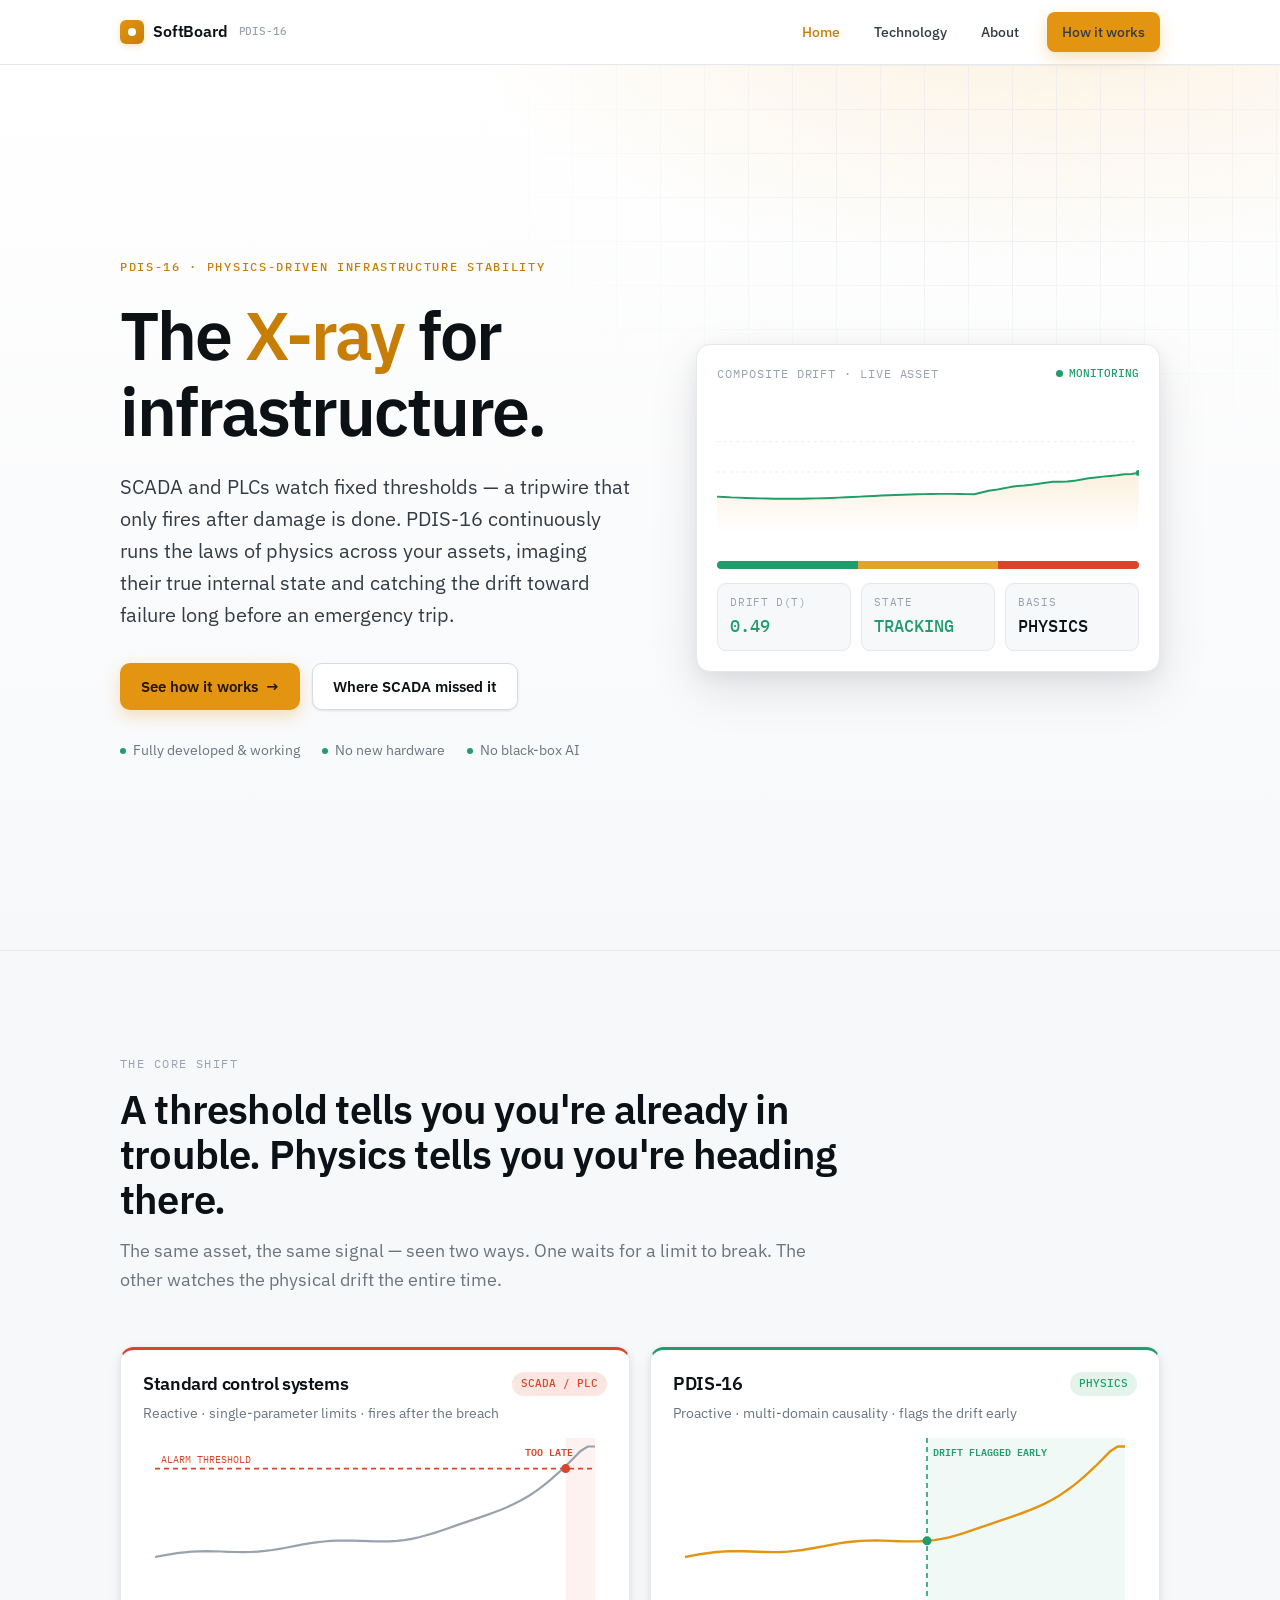
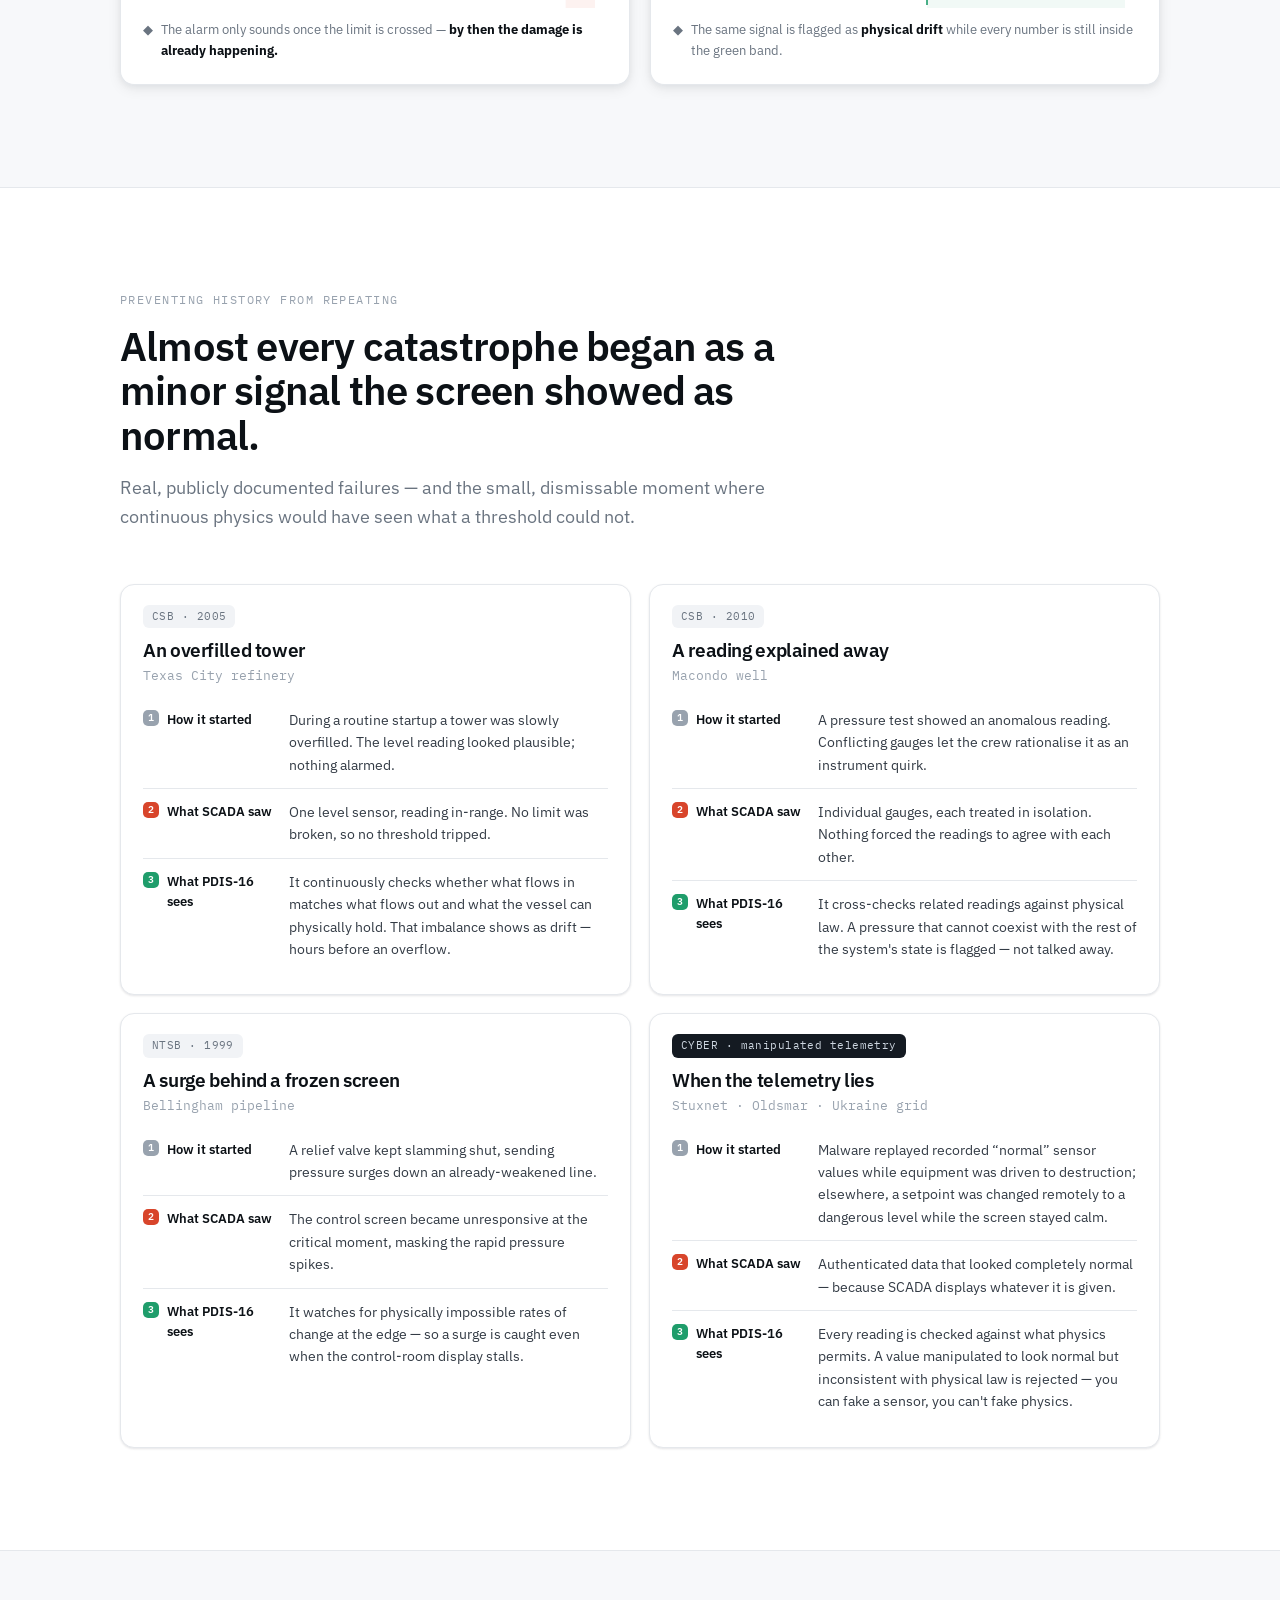
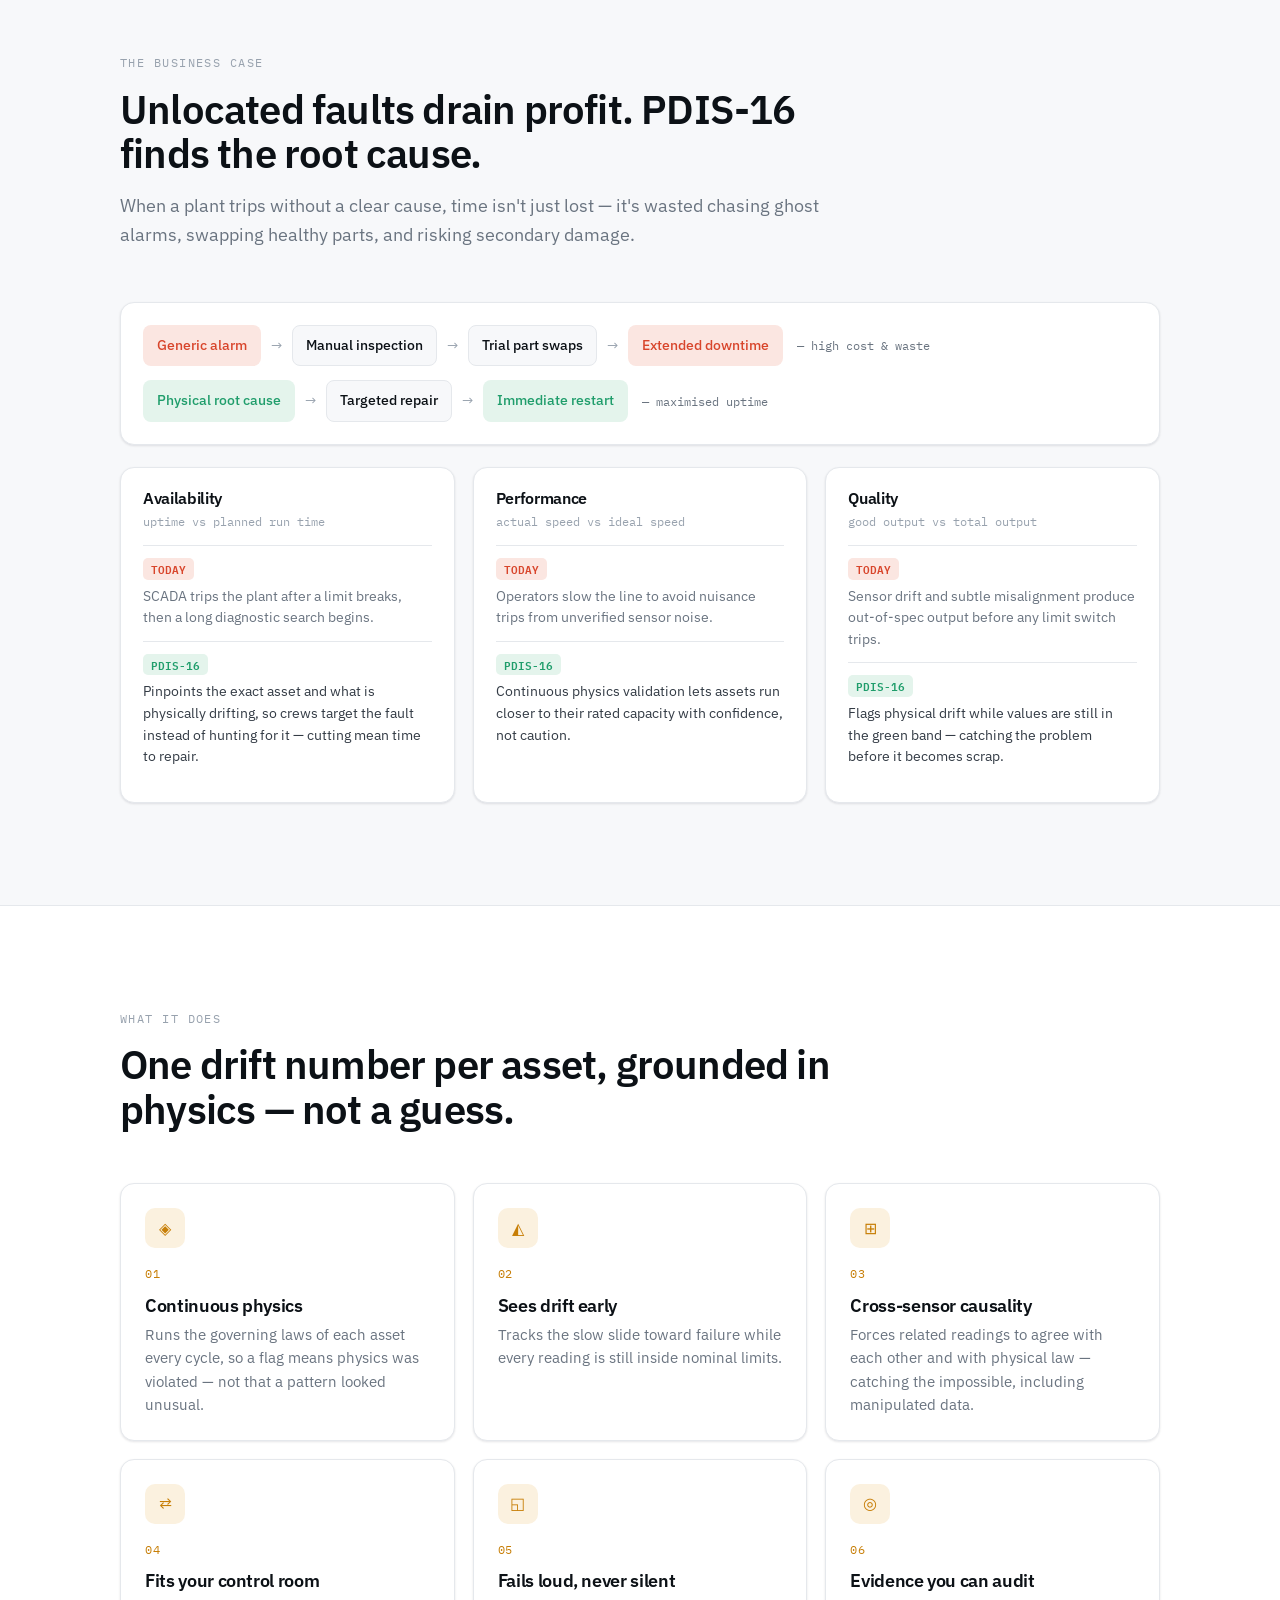
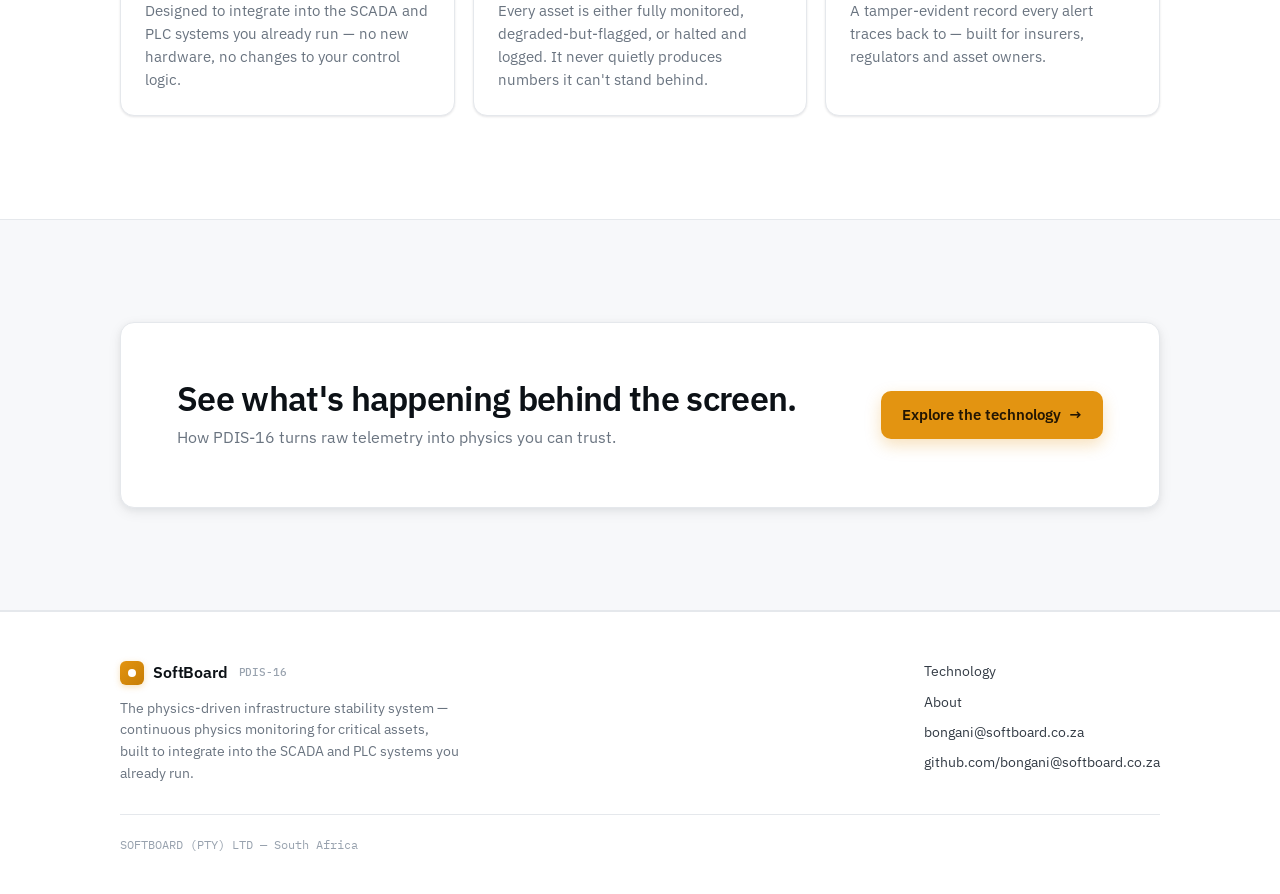
<file: index.html>
<!DOCTYPE html>
<html lang="en">
<head>
<meta charset="UTF-8">
<meta name="viewport" content="width=device-width, initial-scale=1.0">
<title>SoftBoard — PDIS-16 · The X-ray for Infrastructure</title>
<meta name="description" content="PDIS-16 is the X-ray for infrastructure. SCADA and PLCs watch fixed thresholds; PDIS-16 continuously runs the laws of physics to catch drift long before an emergency trip.">
<link rel="icon" href="data:image/svg+xml,%3Csvg xmlns='http://www.w3.org/2000/svg' viewBox='0 0 32 32'%3E%3Crect width='32' height='32' rx='8' fill='%23E39411'/%3E%3Ccircle cx='16' cy='16' r='5' fill='white'/%3E%3C/svg%3E">
<link rel="preconnect" href="https://fonts.googleapis.com">
<link rel="preconnect" href="https://fonts.gstatic.com" crossorigin>
<link href="https://fonts.googleapis.com/css2?family=IBM+Plex+Mono:wght@400;500&family=IBM+Plex+Sans:wght@400;500;600;700&display=swap" rel="stylesheet">
<link rel="stylesheet" href="/styles.css">
<script defer src="/script.js"></script>
</head>
<body>

<header class="site-header">
  <div class="wrap bar">
    <a class="brand" href="/"><span class="logo"><span></span></span> <b>SoftBoard</b><small>PDIS-16</small></a>
    <nav class="main">
      <a href="/" class="active">Home</a>
      <a href="/technology.html">Technology</a>
      <a href="/about.html">About</a>
      <a class="btn btn-primary nav-cta" href="/technology.html">How it works</a>
    </nav>
  </div>
</header>

<!-- ===================== HERO ===================== -->
<section class="hero">
  <div class="grid-bg"></div>
  <div class="wrap">
    <div>
      <span class="eyebrow">PDIS-16 · Physics-Driven Infrastructure Stability</span>
      <h1>The <span class="amber">X-ray</span> for infrastructure.</h1>
      <p class="lede">SCADA and PLCs watch fixed thresholds — a tripwire that only fires after damage is done. PDIS-16 continuously runs the laws of physics across your assets, imaging their true internal state and catching the drift toward failure long before an emergency trip.</p>
      <div class="cta-row">
        <a class="btn btn-primary" href="/technology.html">See how it works <span class="arw">→</span></a>
        <a class="btn btn-ghost" href="#events">Where SCADA missed it</a>
      </div>
      <div class="trust-row">
        <span><i class="dot"></i> Fully developed &amp; working</span>
        <span><i class="dot"></i> No new hardware</span>
        <span><i class="dot"></i> No black-box AI</span>
      </div>
    </div>

    <!-- live monitor -->
    <div class="monitor reveal">
      <div class="mhead">
        <span class="t">Composite drift · live asset</span>
        <span class="live"><span class="pulse"></span> MONITORING</span>
      </div>
      <svg id="mchart" class="chart" role="img" aria-label="Live drift index rising through normal, warning and critical bands"></svg>
      <div class="bands"><i class="s-ok"></i><i class="s-warn"></i><i class="s-crit"></i></div>
      <div class="readout">
        <div class="cell"><div class="k">Drift D(t)</div><div class="v" id="dval">0.31</div></div>
        <div class="cell"><div class="k">State</div><div class="v ok">TRACKING</div></div>
        <div class="cell"><div class="k">Basis</div><div class="v">PHYSICS</div></div>
      </div>
    </div>
  </div>
</section>

<!-- ===================== THE SHIFT ===================== -->
<section id="shift" class="tint">
  <div class="wrap">
    <div class="section-head reveal">
      <div class="section-label">The core shift</div>
      <h2>A threshold tells you you're already in trouble. Physics tells you you're heading there.</h2>
      <p>The same asset, the same signal — seen two ways. One waits for a limit to break. The other watches the physical drift the entire time.</p>
    </div>
    <div class="shift-grid">
      <div class="panel bad reveal">
        <div class="ph"><h3>Standard control systems</h3><span class="tagpill bad">SCADA / PLC</span></div>
        <div class="sub">Reactive · single-parameter limits · fires after the breach</div>
        <svg id="plot-threshold" class="plot" role="img" aria-label="A signal that is only flagged after it crosses a fixed alarm threshold — too late"></svg>
        <div class="caption"><span>◆</span><span>The alarm only sounds once the limit is crossed — <b>by then the damage is already happening.</b></span></div>
      </div>
      <div class="panel good reveal" data-d="1">
        <div class="ph"><h3>PDIS-16</h3><span class="tagpill good">PHYSICS</span></div>
        <div class="sub">Proactive · multi-domain causality · flags the drift early</div>
        <svg id="plot-physics" class="plot" role="img" aria-label="The same signal, flagged early as physical drift long before the threshold"></svg>
        <div class="caption"><span>◆</span><span>The same signal is flagged as <b>physical drift</b> while every number is still inside the green band.</span></div>
      </div>
    </div>
  </div>
</section>

<!-- ===================== EVENTS / CASE WALL ===================== -->
<section id="events">
  <div class="wrap">
    <div class="section-head reveal">
      <div class="section-label">Preventing history from repeating</div>
      <h2>Almost every catastrophe began as a minor signal the screen showed as normal.</h2>
      <p>Real, publicly documented failures — and the small, dismissable moment where continuous physics would have seen what a threshold could not.</p>
    </div>

    <div class="cases">
      <!-- Texas City -->
      <div class="case reveal">
        <div class="top">
          <div class="meta"><span class="badge">CSB · 2005</span></div>
          <h3>An overfilled tower</h3>
          <div class="auth">Texas City refinery</div>
        </div>
        <div class="rows">
          <div class="crow"><div class="lab"><span class="mk s1">1</span>How it started</div><div class="txt">During a routine startup a tower was slowly overfilled. The level reading looked plausible; nothing alarmed.</div></div>
          <div class="crow"><div class="lab"><span class="mk s2">2</span>What SCADA saw</div><div class="txt">One level sensor, reading in-range. No limit was broken, so no threshold tripped.</div></div>
          <div class="crow"><div class="lab"><span class="mk s4">3</span>What PDIS-16 sees</div><div class="txt">It continuously checks whether what flows in matches what flows out and what the vessel can physically hold. That imbalance shows as drift — hours before an overflow.</div></div>
        </div>
      </div>

      <!-- Deepwater Horizon -->
      <div class="case reveal" data-d="1">
        <div class="top">
          <div class="meta"><span class="badge">CSB · 2010</span></div>
          <h3>A reading explained away</h3>
          <div class="auth">Macondo well</div>
        </div>
        <div class="rows">
          <div class="crow"><div class="lab"><span class="mk s1">1</span>How it started</div><div class="txt">A pressure test showed an anomalous reading. Conflicting gauges let the crew rationalise it as an instrument quirk.</div></div>
          <div class="crow"><div class="lab"><span class="mk s2">2</span>What SCADA saw</div><div class="txt">Individual gauges, each treated in isolation. Nothing forced the readings to agree with each other.</div></div>
          <div class="crow"><div class="lab"><span class="mk s4">3</span>What PDIS-16 sees</div><div class="txt">It cross-checks related readings against physical law. A pressure that cannot coexist with the rest of the system's state is flagged — not talked away.</div></div>
        </div>
      </div>

      <!-- Bellingham -->
      <div class="case reveal">
        <div class="top">
          <div class="meta"><span class="badge">NTSB · 1999</span></div>
          <h3>A surge behind a frozen screen</h3>
          <div class="auth">Bellingham pipeline</div>
        </div>
        <div class="rows">
          <div class="crow"><div class="lab"><span class="mk s1">1</span>How it started</div><div class="txt">A relief valve kept slamming shut, sending pressure surges down an already-weakened line.</div></div>
          <div class="crow"><div class="lab"><span class="mk s2">2</span>What SCADA saw</div><div class="txt">The control screen became unresponsive at the critical moment, masking the rapid pressure spikes.</div></div>
          <div class="crow"><div class="lab"><span class="mk s4">3</span>What PDIS-16 sees</div><div class="txt">It watches for physically impossible rates of change at the edge — so a surge is caught even when the control-room display stalls.</div></div>
        </div>
      </div>

      <!-- Cyber -->
      <div class="case reveal" data-d="1">
        <div class="top">
          <div class="meta"><span class="badge cyber">CYBER · manipulated telemetry</span></div>
          <h3>When the telemetry lies</h3>
          <div class="auth">Stuxnet · Oldsmar · Ukraine grid</div>
        </div>
        <div class="rows">
          <div class="crow"><div class="lab"><span class="mk s1">1</span>How it started</div><div class="txt">Malware replayed recorded “normal” sensor values while equipment was driven to destruction; elsewhere, a setpoint was changed remotely to a dangerous level while the screen stayed calm.</div></div>
          <div class="crow"><div class="lab"><span class="mk s2">2</span>What SCADA saw</div><div class="txt">Authenticated data that looked completely normal — because SCADA displays whatever it is given.</div></div>
          <div class="crow"><div class="lab"><span class="mk s4">3</span>What PDIS-16 sees</div><div class="txt">Every reading is checked against what physics permits. A value manipulated to look normal but inconsistent with physical law is rejected — you can fake a sensor, you can't fake physics.</div></div>
        </div>
      </div>
    </div>
  </div>
</section>

<!-- ===================== COST / OEE ===================== -->
<section id="value" class="tint">
  <div class="wrap">
    <div class="section-head reveal">
      <div class="section-label">The business case</div>
      <h2>Unlocated faults drain profit. PDIS-16 finds the root cause.</h2>
      <p>When a plant trips without a clear cause, time isn't just lost — it's wasted chasing ghost alarms, swapping healthy parts, and risking secondary damage.</p>
    </div>

    <div class="flowbox reveal">
      <div class="flowline" style="margin-bottom:14px;">
        <span class="node bad">Generic alarm</span><span class="arrow">→</span>
        <span class="node">Manual inspection</span><span class="arrow">→</span>
        <span class="node">Trial part swaps</span><span class="arrow">→</span>
        <span class="node bad">Extended downtime</span>
        <span class="tail">— high cost &amp; waste</span>
      </div>
      <div class="flowline">
        <span class="node good">Physical root cause</span><span class="arrow">→</span>
        <span class="node">Targeted repair</span><span class="arrow">→</span>
        <span class="node good">Immediate restart</span>
        <span class="tail">— maximised uptime</span>
      </div>
    </div>

    <div class="oee">
      <div class="pillar reveal">
        <h4>Availability</h4>
        <div class="m">uptime vs planned run time</div>
        <div class="fail"><span class="tag f">TODAY</span><br>SCADA trips the plant after a limit breaks, then a long diagnostic search begins.</div>
        <div class="win"><span class="tag w">PDIS-16</span><br>Pinpoints the exact asset and what is physically drifting, so crews target the fault instead of hunting for it — cutting mean time to repair.</div>
      </div>
      <div class="pillar reveal" data-d="1">
        <h4>Performance</h4>
        <div class="m">actual speed vs ideal speed</div>
        <div class="fail"><span class="tag f">TODAY</span><br>Operators slow the line to avoid nuisance trips from unverified sensor noise.</div>
        <div class="win"><span class="tag w">PDIS-16</span><br>Continuous physics validation lets assets run closer to their rated capacity with confidence, not caution.</div>
      </div>
      <div class="pillar reveal" data-d="2">
        <h4>Quality</h4>
        <div class="m">good output vs total output</div>
        <div class="fail"><span class="tag f">TODAY</span><br>Sensor drift and subtle misalignment produce out-of-spec output before any limit switch trips.</div>
        <div class="win"><span class="tag w">PDIS-16</span><br>Flags physical drift while values are still in the green band — catching the problem before it becomes scrap.</div>
      </div>
    </div>
  </div>
</section>

<!-- ===================== CAPABILITIES ===================== -->
<section id="capabilities">
  <div class="wrap">
    <div class="section-head reveal">
      <div class="section-label">What it does</div>
      <h2>One drift number per asset, grounded in physics — not a guess.</h2>
    </div>
    <div class="cards">
      <div class="card reveal">
        <div class="ico">◈</div>
        <div class="num">01</div>
        <h3>Continuous physics</h3>
        <p>Runs the governing laws of each asset every cycle, so a flag means physics was violated — not that a pattern looked unusual.</p>
      </div>
      <div class="card reveal" data-d="1">
        <div class="ico">◭</div>
        <div class="num">02</div>
        <h3>Sees drift early</h3>
        <p>Tracks the slow slide toward failure while every reading is still inside nominal limits.</p>
      </div>
      <div class="card reveal" data-d="2">
        <div class="ico">⊞</div>
        <div class="num">03</div>
        <h3>Cross-sensor causality</h3>
        <p>Forces related readings to agree with each other and with physical law — catching the impossible, including manipulated data.</p>
      </div>
      <div class="card reveal">
        <div class="ico">⇄</div>
        <div class="num">04</div>
        <h3>Fits your control room</h3>
        <p>Designed to integrate into the SCADA and PLC systems you already run — no new hardware, no changes to your control logic.</p>
      </div>
      <div class="card reveal" data-d="1">
        <div class="ico">◱</div>
        <div class="num">05</div>
        <h3>Fails loud, never silent</h3>
        <p>Every asset is either fully monitored, degraded-but-flagged, or halted and logged. It never quietly produces numbers it can't stand behind.</p>
      </div>
      <div class="card reveal" data-d="2">
        <div class="ico">◎</div>
        <div class="num">06</div>
        <h3>Evidence you can audit</h3>
        <p>A tamper-evident record every alert traces back to — built for insurers, regulators and asset owners.</p>
      </div>
    </div>
  </div>
</section>

<!-- ===================== CTA ===================== -->
<section class="cta">
  <div class="wrap">
    <div class="box reveal">
      <div>
        <h2>See what's happening behind the screen.</h2>
        <p>How PDIS-16 turns raw telemetry into physics you can trust.</p>
      </div>
      <a class="btn btn-primary" href="/technology.html">Explore the technology <span class="arw">→</span></a>
    </div>
  </div>
</section>

<!-- ===================== FOOTER ===================== -->
<footer class="site">
  <div class="wrap">
    <div class="row">
      <div>
        <a class="brand" href="/"><span class="logo"><span></span></span> <b>SoftBoard</b><small>PDIS-16</small></a>
        <p class="legal">The physics-driven infrastructure stability system — continuous physics monitoring for critical assets, built to integrate into the SCADA and PLC systems you already run.</p>
      </div>
      <div class="links">
        <a href="/technology.html">Technology</a>
        <a href="/about.html">About</a>
        <a href="mailto:bongani@softboard.co.za">bongani@softboard.co.za</a>
        <a href="https://github.com/nksbongani7-ux" target="_blank" rel="noopener">github.com/bongani@softboard.co.za</a>
      </div>
    </div>
    <div class="fineprint">SOFTBOARD (PTY) LTD — South Africa</div>
  </div>
</footer>

</body>
</html>
</file>
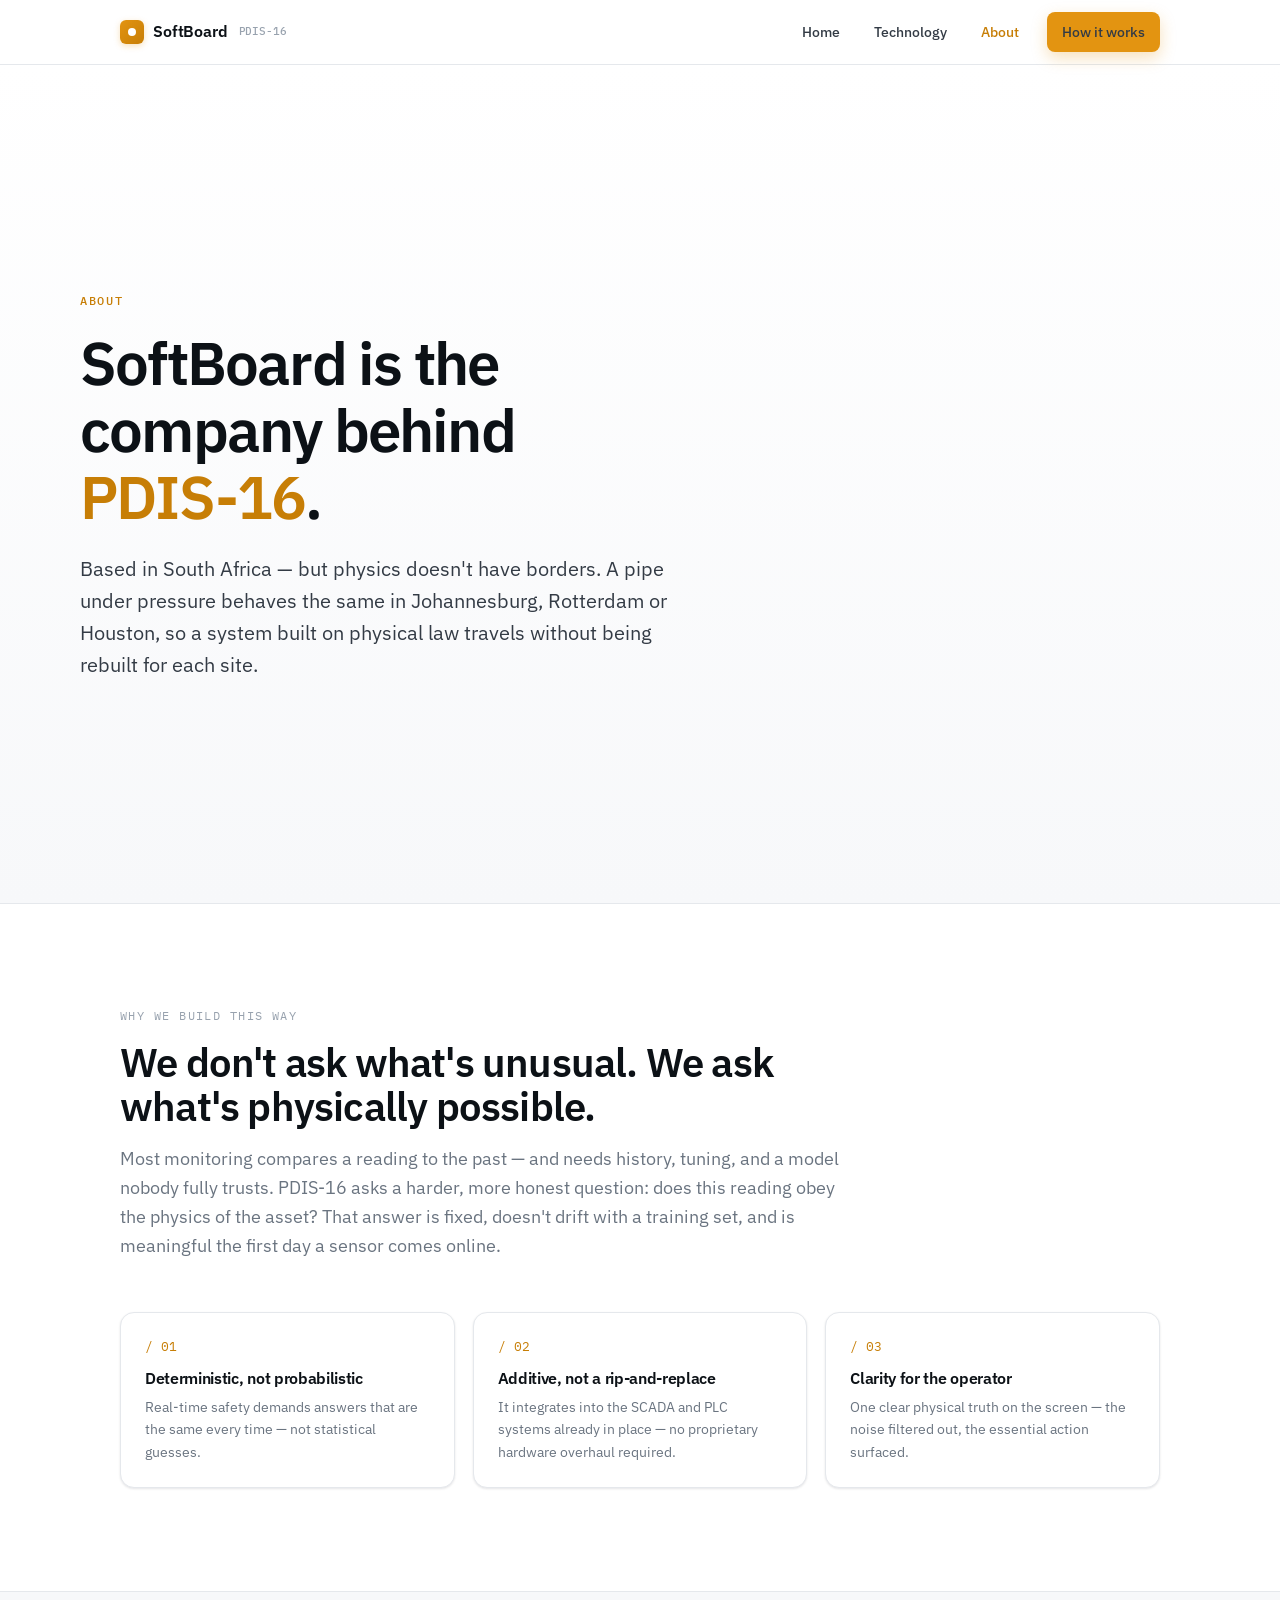
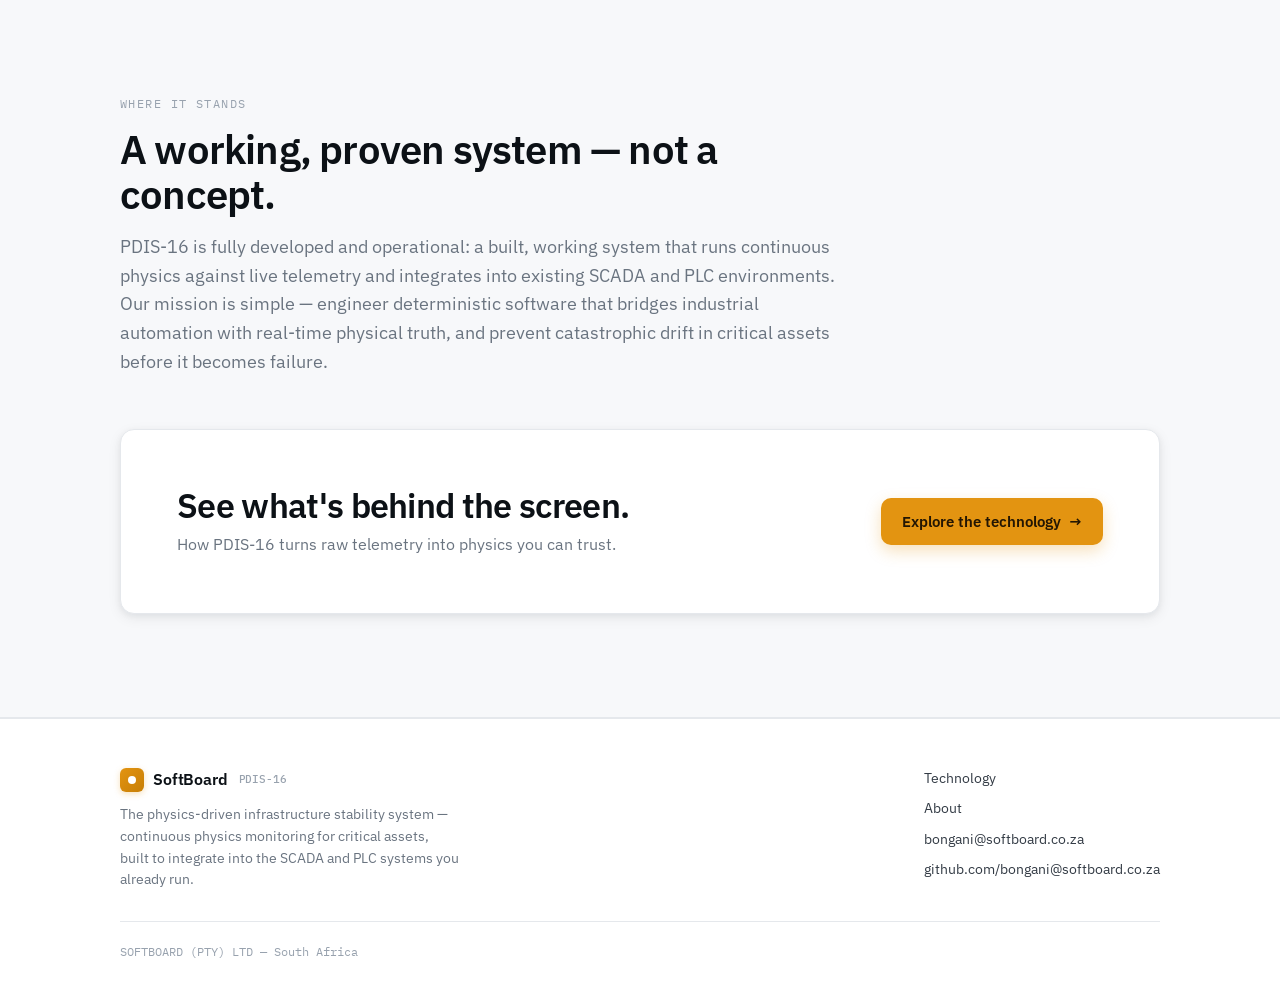
<file: about.html>
<!DOCTYPE html>
<html lang="en">
<head>
<meta charset="UTF-8">
<meta name="viewport" content="width=device-width, initial-scale=1.0">
<title>About — SoftBoard</title>
<meta name="description" content="SoftBoard is the company behind PDIS-16. Based in South Africa — but physics doesn't have borders.">
<link rel="icon" href="data:image/svg+xml,%3Csvg xmlns='http://www.w3.org/2000/svg' viewBox='0 0 32 32'%3E%3Crect width='32' height='32' rx='8' fill='%23E39411'/%3E%3Ccircle cx='16' cy='16' r='5' fill='white'/%3E%3C/svg%3E">
<link rel="preconnect" href="https://fonts.googleapis.com">
<link rel="preconnect" href="https://fonts.gstatic.com" crossorigin>
<link href="https://fonts.googleapis.com/css2?family=IBM+Plex+Mono:wght@400;500&family=IBM+Plex+Sans:wght@400;500;600;700&display=swap" rel="stylesheet">
<link rel="stylesheet" href="/styles.css">
<script defer src="/script.js"></script>
</head>
<body>

<header class="site-header">
  <div class="wrap bar">
    <a class="brand" href="/"><span class="logo"><span></span></span> <b>SoftBoard</b><small>PDIS-16</small></a>
    <nav class="main">
      <a href="/">Home</a>
      <a href="/technology.html">Technology</a>
      <a href="/about.html" class="active">About</a>
      <a class="btn btn-primary nav-cta" href="/technology.html">How it works</a>
    </nav>
  </div>
</header>

<!-- ===================== HERO ===================== -->
<section class="about-hero">
  <div class="grid-bg" style="position:absolute;inset:0;"></div>
  <div class="wrap" style="position:relative;">
    <span class="eyebrow">About</span>
    <h1 style="margin-top:16px;">SoftBoard is the company behind <span class="amber">PDIS-16</span>.</h1>
    <p>Based in South Africa — but physics doesn't have borders. A pipe under pressure behaves the same in Johannesburg, Rotterdam or Houston, so a system built on physical law travels without being rebuilt for each site.</p>
  </div>
</section>

<!-- ===================== MISSION ===================== -->
<section id="mission">
  <div class="wrap">
    <div class="section-head reveal">
      <div class="section-label">Why we build this way</div>
      <h2>We don't ask what's unusual. We ask what's physically possible.</h2>
      <p>Most monitoring compares a reading to the past — and needs history, tuning, and a model nobody fully trusts. PDIS-16 asks a harder, more honest question: does this reading obey the physics of the asset? That answer is fixed, doesn't drift with a training set, and is meaningful the first day a sensor comes online.</p>
    </div>
    <div class="principles">
      <div class="p reveal">
        <div class="n">/ 01</div>
        <h4>Deterministic, not probabilistic</h4>
        <p>Real-time safety demands answers that are the same every time — not statistical guesses.</p>
      </div>
      <div class="p reveal" data-d="1">
        <div class="n">/ 02</div>
        <h4>Additive, not a rip-and-replace</h4>
        <p>It integrates into the SCADA and PLC systems already in place — no proprietary hardware overhaul required.</p>
      </div>
      <div class="p reveal" data-d="2">
        <div class="n">/ 03</div>
        <h4>Clarity for the operator</h4>
        <p>One clear physical truth on the screen — the noise filtered out, the essential action surfaced.</p>
      </div>
    </div>
  </div>
</section>

<!-- ===================== STATUS ===================== -->
<section id="status" class="tint">
  <div class="wrap">
    <div class="section-head reveal">
      <div class="section-label">Where it stands</div>
      <h2>A working, proven system — not a concept.</h2>
      <p>PDIS-16 is fully developed and operational: a built, working system that runs continuous physics against live telemetry and integrates into existing SCADA and PLC environments. Our mission is simple — engineer deterministic software that bridges industrial automation with real-time physical truth, and prevent catastrophic drift in critical assets before it becomes failure.</p>
    </div>
    <div class="cta">
      <div class="box reveal" style="margin-top:8px;">
        <div>
          <h2>See what's behind the screen.</h2>
          <p>How PDIS-16 turns raw telemetry into physics you can trust.</p>
        </div>
        <a class="btn btn-primary" href="/technology.html">Explore the technology <span class="arw">→</span></a>
      </div>
    </div>
  </div>
</section>

<!-- ===================== FOOTER ===================== -->
<footer class="site">
  <div class="wrap">
    <div class="row">
      <div>
        <a class="brand" href="/"><span class="logo"><span></span></span> <b>SoftBoard</b><small>PDIS-16</small></a>
        <p class="legal">The physics-driven infrastructure stability system — continuous physics monitoring for critical assets, built to integrate into the SCADA and PLC systems you already run.</p>
      </div>
      <div class="links">
        <a href="/technology.html">Technology</a>
        <a href="/about.html">About</a>
        <a href="mailto:bongani@softboard.co.za">bongani@softboard.co.za</a>
        <a href="https://github.com/nksbongani7-ux" target="_blank" rel="noopener">github.com/bongani@softboard.co.za</a>
      </div>
    </div>
    <div class="fineprint">SOFTBOARD (PTY) LTD — South Africa</div>
  </div>
</footer>

</body>
</html>
</file>
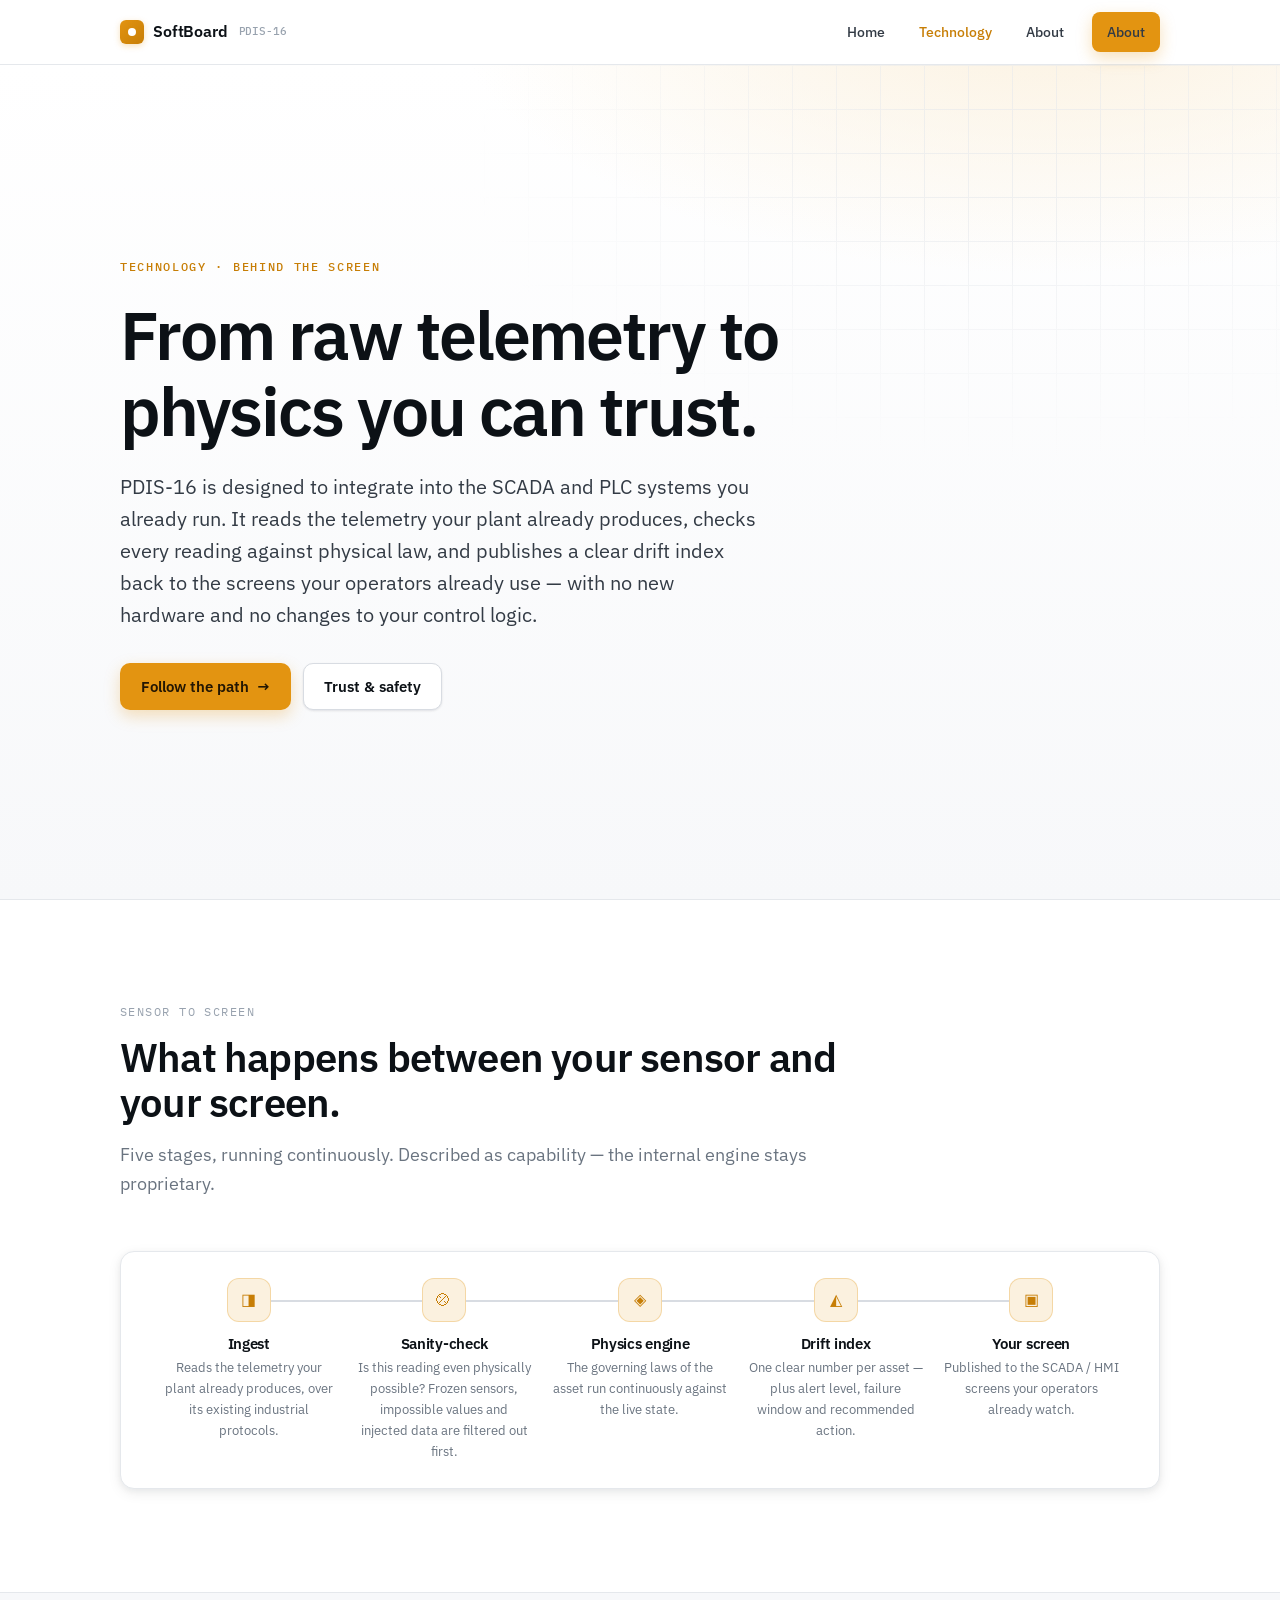
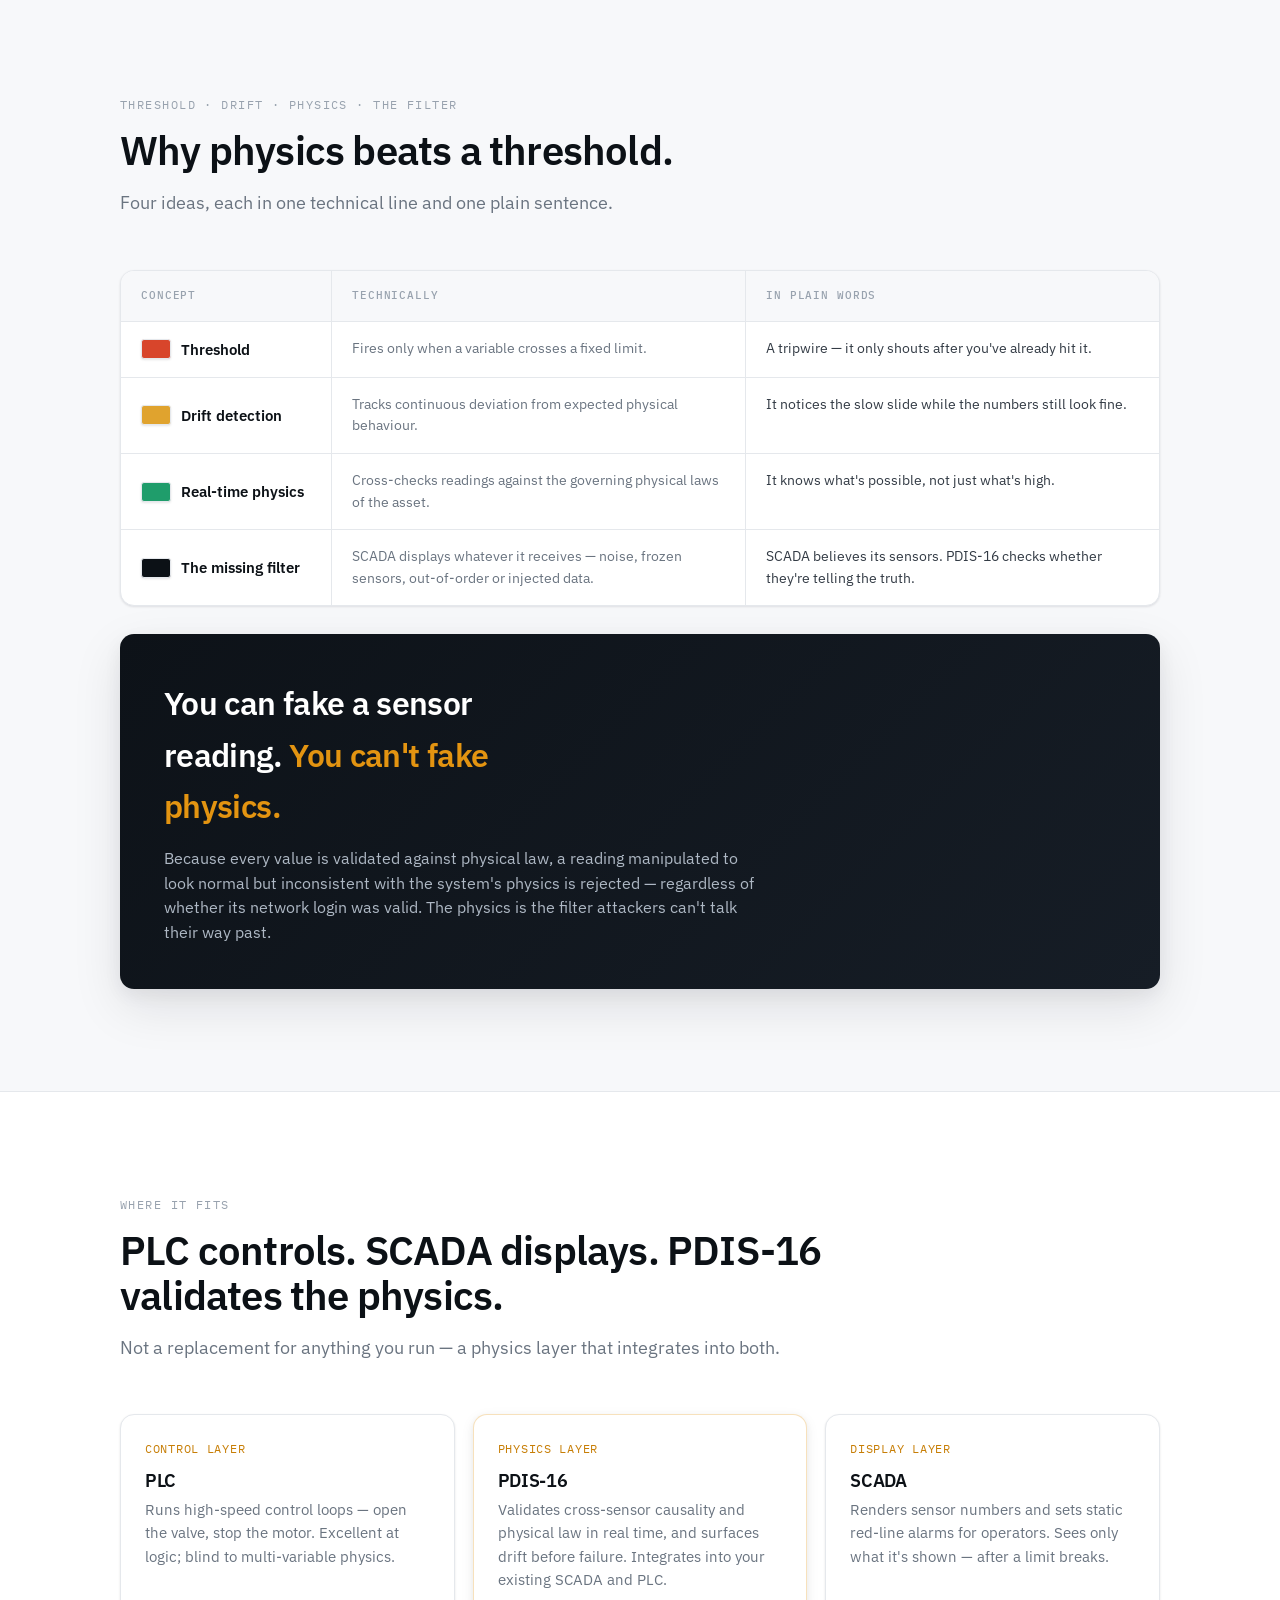
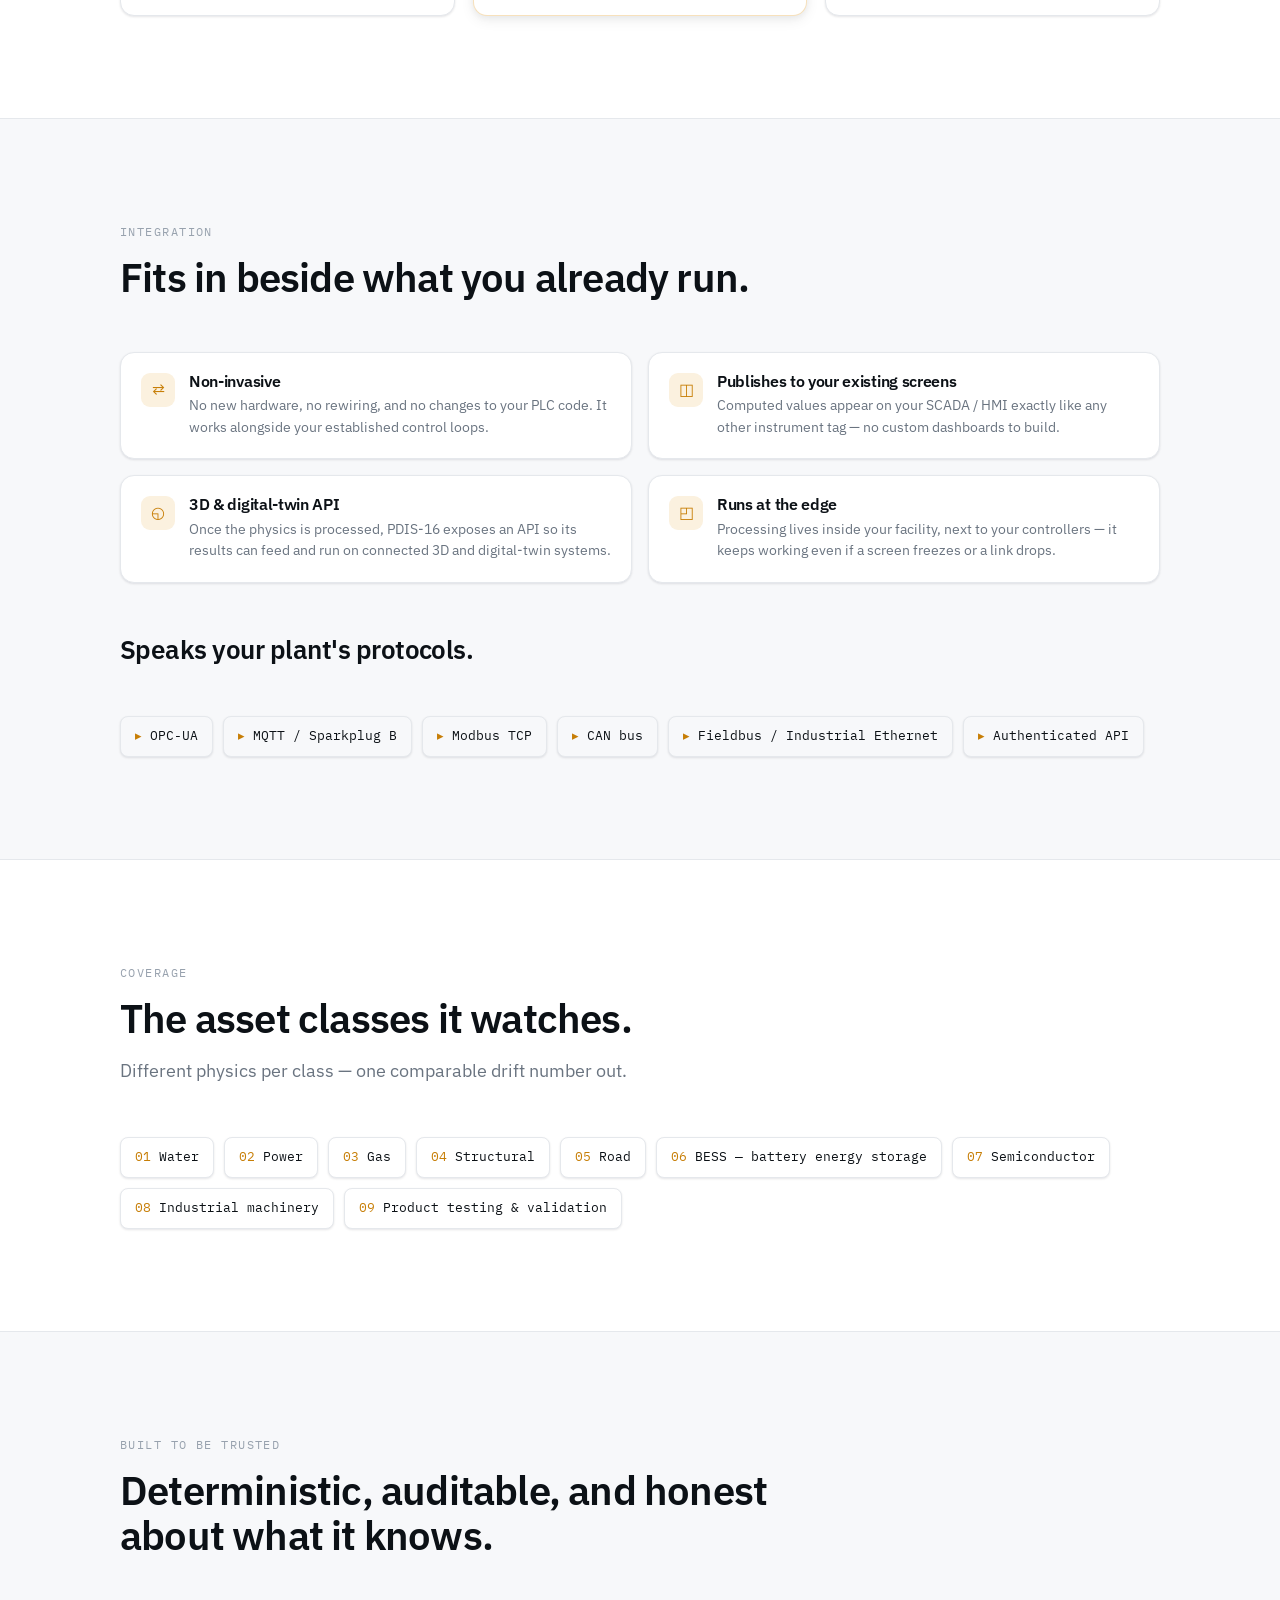
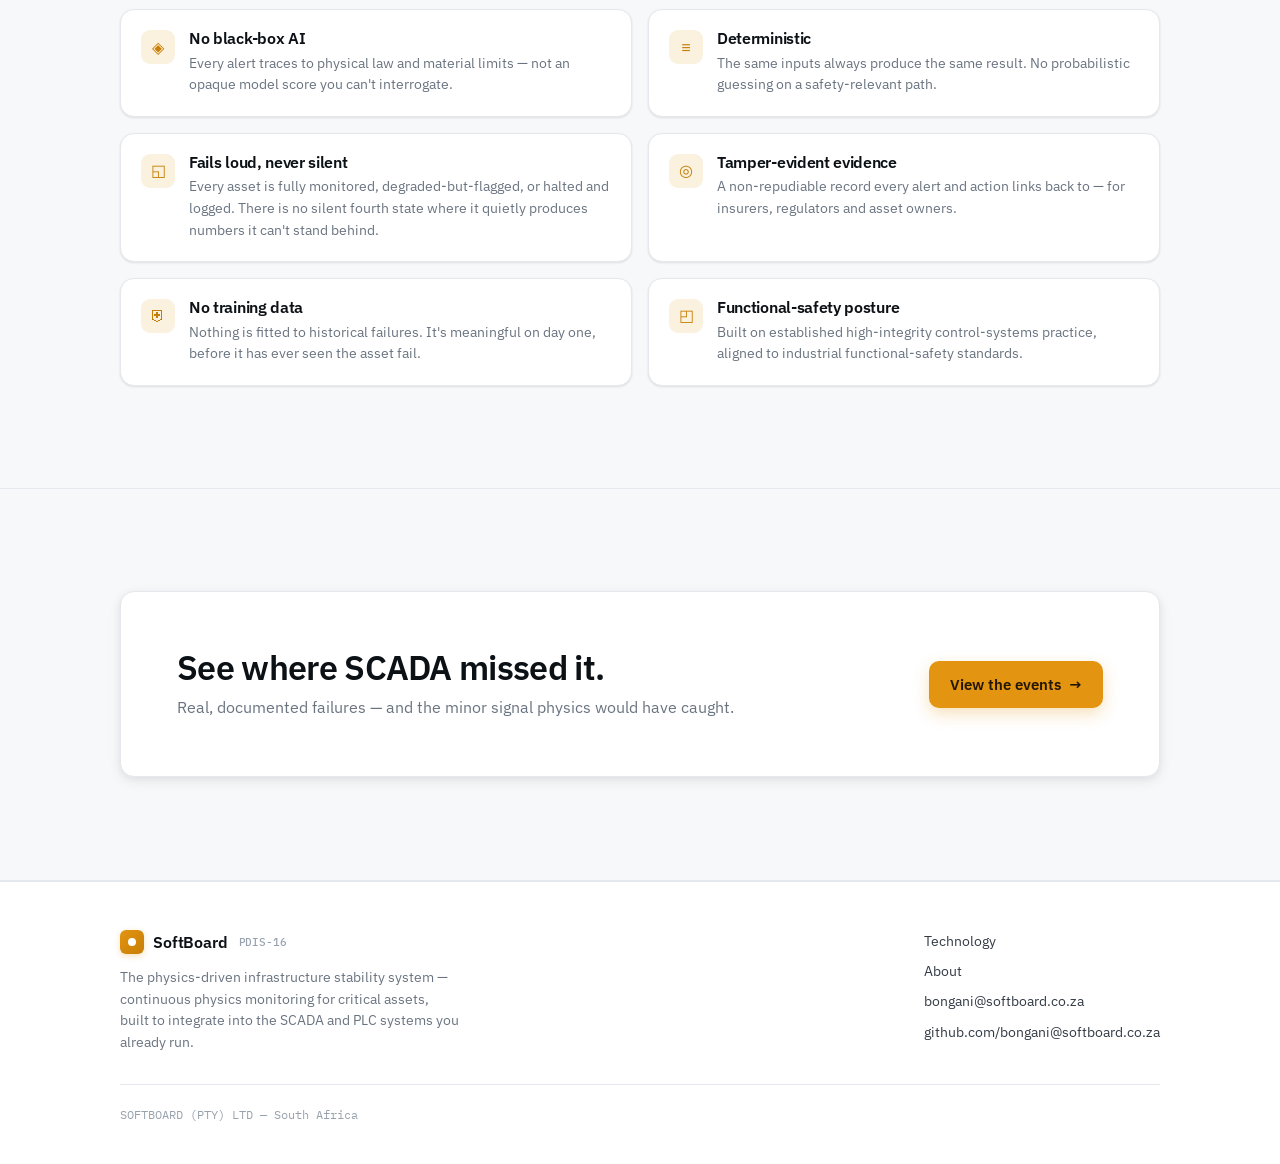
<file: technology.html>
<!DOCTYPE html>
<html lang="en">
<head>
<meta charset="UTF-8">
<meta name="viewport" content="width=device-width, initial-scale=1.0">
<title>Technology — SoftBoard PDIS-16</title>
<meta name="description" content="How PDIS-16 works: designed to integrate into existing SCADA and PLC systems, it runs continuous physics on live telemetry — threshold vs drift vs real-time physics, the missing filter, protocols, and a 3D API.">
<link rel="icon" href="data:image/svg+xml,%3Csvg xmlns='http://www.w3.org/2000/svg' viewBox='0 0 32 32'%3E%3Crect width='32' height='32' rx='8' fill='%23E39411'/%3E%3Ccircle cx='16' cy='16' r='5' fill='white'/%3E%3C/svg%3E">
<link rel="preconnect" href="https://fonts.googleapis.com">
<link rel="preconnect" href="https://fonts.gstatic.com" crossorigin>
<link href="https://fonts.googleapis.com/css2?family=IBM+Plex+Mono:wght@400;500&family=IBM+Plex+Sans:wght@400;500;600;700&display=swap" rel="stylesheet">
<link rel="stylesheet" href="/styles.css">
<script defer src="/script.js"></script>
</head>
<body>

<header class="site-header">
  <div class="wrap bar">
    <a class="brand" href="/"><span class="logo"><span></span></span> <b>SoftBoard</b><small>PDIS-16</small></a>
    <nav class="main">
      <a href="/">Home</a>
      <a href="/technology.html" class="active">Technology</a>
      <a href="/about.html">About</a>
      <a class="btn btn-primary nav-cta" href="/about.html">About</a>
    </nav>
  </div>
</header>

<!-- ===================== HERO ===================== -->
<section class="hero">
  <div class="grid-bg"></div>
  <div class="wrap" style="grid-template-columns:1fr; text-align:left;">
    <div>
      <span class="eyebrow">Technology · behind the screen</span>
      <h1 style="max-width:18ch;">From raw telemetry to physics you can trust.</h1>
      <p class="lede" style="max-width:640px;">PDIS-16 is designed to integrate into the SCADA and PLC systems you already run. It reads the telemetry your plant already produces, checks every reading against physical law, and publishes a clear drift index back to the screens your operators already use — with no new hardware and no changes to your control logic.</p>
      <div class="cta-row"><a class="btn btn-primary" href="#pipeline">Follow the path <span class="arw">→</span></a><a class="btn btn-ghost" href="#trust">Trust &amp; safety</a></div>
    </div>
  </div>
</section>

<!-- ===================== PIPELINE ===================== -->
<section id="pipeline">
  <div class="wrap">
    <div class="section-head reveal">
      <div class="section-label">Sensor to screen</div>
      <h2>What happens between your sensor and your screen.</h2>
      <p>Five stages, running continuously. Described as capability — the internal engine stays proprietary.</p>
    </div>
    <div class="pipeline reveal">
      <div class="pipe-track">
        <div class="stage">
          <div class="dotwrap"><div class="node">◨</div><span class="packet" style="animation-delay:0s"></span></div>
          <h4>Ingest</h4>
          <p>Reads the telemetry your plant already produces, over its existing industrial protocols.</p>
        </div>
        <div class="stage">
          <div class="dotwrap"><div class="node">⛒</div></div>
          <h4>Sanity-check</h4>
          <p>Is this reading even physically possible? Frozen sensors, impossible values and injected data are filtered out first.</p>
        </div>
        <div class="stage">
          <div class="dotwrap"><div class="node">◈</div></div>
          <h4>Physics engine</h4>
          <p>The governing laws of the asset run continuously against the live state.</p>
        </div>
        <div class="stage">
          <div class="dotwrap"><div class="node">◭</div></div>
          <h4>Drift index</h4>
          <p>One clear number per asset — plus alert level, failure window and recommended action.</p>
        </div>
        <div class="stage">
          <div class="dotwrap"><div class="node">▣</div></div>
          <h4>Your screen</h4>
          <p>Published to the SCADA / HMI screens your operators already watch.</p>
        </div>
      </div>
    </div>
  </div>
</section>

<!-- ===================== THE FOUR BEATS ===================== -->
<section id="explainer" class="tint">
  <div class="wrap">
    <div class="section-head reveal">
      <div class="section-label">Threshold · drift · physics · the filter</div>
      <h2>Why physics beats a threshold.</h2>
      <p>Four ideas, each in one technical line and one plain sentence.</p>
    </div>
    <div class="beats reveal">
      <div class="beat head">
        <div class="b-name">Concept</div>
        <div class="b-tech">Technically</div>
        <div class="b-plain">In plain words</div>
      </div>
      <div class="beat">
        <div class="b-name"><span class="chip" style="background:var(--crit)"></span>Threshold</div>
        <div class="b-tech">Fires only when a variable crosses a fixed limit.</div>
        <div class="b-plain">A tripwire — it only shouts after you've already hit it.</div>
      </div>
      <div class="beat">
        <div class="b-name"><span class="chip" style="background:var(--warn)"></span>Drift detection</div>
        <div class="b-tech">Tracks continuous deviation from expected physical behaviour.</div>
        <div class="b-plain">It notices the slow slide while the numbers still look fine.</div>
      </div>
      <div class="beat">
        <div class="b-name"><span class="chip" style="background:var(--ok)"></span>Real-time physics</div>
        <div class="b-tech">Cross-checks readings against the governing physical laws of the asset.</div>
        <div class="b-plain">It knows what's possible, not just what's high.</div>
      </div>
      <div class="beat">
        <div class="b-name"><span class="chip" style="background:var(--ink)"></span>The missing filter</div>
        <div class="b-tech">SCADA displays whatever it receives — noise, frozen sensors, out-of-order or injected data.</div>
        <div class="b-plain">SCADA believes its sensors. PDIS-16 checks whether they're telling the truth.</div>
      </div>
    </div>
    <div class="callout reveal" style="margin-top:28px;">
      <div class="big">You can fake a sensor reading. <span class="amber">You can't fake physics.</span></div>
      <p>Because every value is validated against physical law, a reading manipulated to look normal but inconsistent with the system's physics is rejected — regardless of whether its network login was valid. The physics is the filter attackers can't talk their way past.</p>
    </div>
  </div>
</section>

<!-- ===================== THE SPECTRUM ===================== -->
<section id="spectrum">
  <div class="wrap">
    <div class="section-head reveal">
      <div class="section-label">Where it fits</div>
      <h2>PLC controls. SCADA displays. PDIS-16 validates the physics.</h2>
      <p>Not a replacement for anything you run — a physics layer that integrates into both.</p>
    </div>
    <div class="cards">
      <div class="card reveal">
        <div class="num">CONTROL LAYER</div>
        <h3>PLC</h3>
        <p>Runs high-speed control loops — open the valve, stop the motor. Excellent at logic; blind to multi-variable physics.</p>
      </div>
      <div class="card reveal" data-d="1" style="border-color:var(--amber-ring); box-shadow:var(--shadow-md);">
        <div class="num" style="color:var(--amber-2)">PHYSICS LAYER</div>
        <h3>PDIS-16</h3>
        <p>Validates cross-sensor causality and physical law in real time, and surfaces drift before failure. Integrates into your existing SCADA and PLC.</p>
      </div>
      <div class="card reveal" data-d="2">
        <div class="num">DISPLAY LAYER</div>
        <h3>SCADA</h3>
        <p>Renders sensor numbers and sets static red-line alarms for operators. Sees only what it's shown — after a limit breaks.</p>
      </div>
    </div>
  </div>
</section>

<!-- ===================== INTEGRATION / 3D API ===================== -->
<section id="integration" class="tint">
  <div class="wrap">
    <div class="section-head reveal">
      <div class="section-label">Integration</div>
      <h2>Fits in beside what you already run.</h2>
    </div>
    <div class="trust">
      <div class="t reveal"><div class="ic">⇄</div><div><h4>Non-invasive</h4><p>No new hardware, no rewiring, and no changes to your PLC code. It works alongside your established control loops.</p></div></div>
      <div class="t reveal" data-d="1"><div class="ic">◫</div><div><h4>Publishes to your existing screens</h4><p>Computed values appear on your SCADA / HMI exactly like any other instrument tag — no custom dashboards to build.</p></div></div>
      <div class="t reveal"><div class="ic">◵</div><div><h4>3D &amp; digital-twin API</h4><p>Once the physics is processed, PDIS-16 exposes an API so its results can feed and run on connected 3D and digital-twin systems.</p></div></div>
      <div class="t reveal" data-d="1"><div class="ic">◰</div><div><h4>Runs at the edge</h4><p>Processing lives inside your facility, next to your controllers — it keeps working even if a screen freezes or a link drops.</p></div></div>
    </div>

    <div class="section-head reveal" style="margin-top:52px;">
      <h2 style="font-size:clamp(20px,2.6vw,26px);">Speaks your plant's protocols.</h2>
    </div>
    <div class="chips reveal">
      <span class="chip proto"><span class="k">▸</span>OPC-UA</span>
      <span class="chip proto"><span class="k">▸</span>MQTT / Sparkplug B</span>
      <span class="chip proto"><span class="k">▸</span>Modbus TCP</span>
      <span class="chip proto"><span class="k">▸</span>CAN bus</span>
      <span class="chip proto"><span class="k">▸</span>Fieldbus / Industrial Ethernet</span>
      <span class="chip proto"><span class="k">▸</span>Authenticated API</span>
    </div>
  </div>
</section>

<!-- ===================== INDUSTRIES ===================== -->
<section id="industries">
  <div class="wrap">
    <div class="section-head reveal">
      <div class="section-label">Coverage</div>
      <h2>The asset classes it watches.</h2>
      <p>Different physics per class — one comparable drift number out.</p>
    </div>
    <div class="chips reveal">
      <span class="chip"><span class="k">01</span>Water</span>
      <span class="chip"><span class="k">02</span>Power</span>
      <span class="chip"><span class="k">03</span>Gas</span>
      <span class="chip"><span class="k">04</span>Structural</span>
      <span class="chip"><span class="k">05</span>Road</span>
      <span class="chip"><span class="k">06</span>BESS — battery energy storage</span>
      <span class="chip"><span class="k">07</span>Semiconductor</span>
      <span class="chip"><span class="k">08</span>Industrial machinery</span>
      <span class="chip"><span class="k">09</span>Product testing &amp; validation</span>
    </div>
  </div>
</section>

<!-- ===================== TRUST & SAFETY ===================== -->
<section id="trust" class="tint">
  <div class="wrap">
    <div class="section-head reveal">
      <div class="section-label">Built to be trusted</div>
      <h2>Deterministic, auditable, and honest about what it knows.</h2>
    </div>
    <div class="trust">
      <div class="t reveal"><div class="ic">◈</div><div><h4>No black-box AI</h4><p>Every alert traces to physical law and material limits — not an opaque model score you can't interrogate.</p></div></div>
      <div class="t reveal" data-d="1"><div class="ic">≡</div><div><h4>Deterministic</h4><p>The same inputs always produce the same result. No probabilistic guessing on a safety-relevant path.</p></div></div>
      <div class="t reveal"><div class="ic">◱</div><div><h4>Fails loud, never silent</h4><p>Every asset is fully monitored, degraded-but-flagged, or halted and logged. There is no silent fourth state where it quietly produces numbers it can't stand behind.</p></div></div>
      <div class="t reveal" data-d="1"><div class="ic">◎</div><div><h4>Tamper-evident evidence</h4><p>A non-repudiable record every alert and action links back to — for insurers, regulators and asset owners.</p></div></div>
      <div class="t reveal"><div class="ic">⛨</div><div><h4>No training data</h4><p>Nothing is fitted to historical failures. It's meaningful on day one, before it has ever seen the asset fail.</p></div></div>
      <div class="t reveal" data-d="1"><div class="ic">◰</div><div><h4>Functional-safety posture</h4><p>Built on established high-integrity control-systems practice, aligned to industrial functional-safety standards.</p></div></div>
    </div>
  </div>
</section>

<!-- ===================== CTA ===================== -->
<section class="cta">
  <div class="wrap">
    <div class="box reveal">
      <div>
        <h2>See where SCADA missed it.</h2>
        <p>Real, documented failures — and the minor signal physics would have caught.</p>
      </div>
      <a class="btn btn-primary" href="/#events">View the events <span class="arw">→</span></a>
    </div>
  </div>
</section>

<!-- ===================== FOOTER ===================== -->
<footer class="site">
  <div class="wrap">
    <div class="row">
      <div>
        <a class="brand" href="/"><span class="logo"><span></span></span> <b>SoftBoard</b><small>PDIS-16</small></a>
        <p class="legal">The physics-driven infrastructure stability system — continuous physics monitoring for critical assets, built to integrate into the SCADA and PLC systems you already run.</p>
      </div>
      <div class="links">
        <a href="/technology.html">Technology</a>
        <a href="/about.html">About</a>
        <a href="mailto:bongani@softboard.co.za">bongani@softboard.co.za</a>
        <a href="https://github.com/nksbongani7-ux" target="_blank" rel="noopener">github.com/bongani@softboard.co.za</a>
      </div>
    </div>
    <div class="fineprint">SOFTBOARD (PTY) LTD — South Africa</div>
  </div>
</footer>

</body>
</html>
</file>
<file: styles.css>
/* ============================================================
   SoftBoard / PDIS-16 — light enterprise UI
   Single amber brand accent. Status colors used only inside
   physics visuals where they carry meaning.
   ============================================================ */
:root{
  /* surfaces */
  --paper:#FFFFFF;
  --paper-2:#F7F8FA;
  --paper-3:#F1F3F6;
  --ink:#0C1116;        /* headings */
  --ink-2:#333B45;      /* body */
  --muted:#6A7480;      /* secondary */
  --faint:#98A2AE;      /* labels */
  --line:#E5E8EC;
  --line-2:#D8DCE2;

  /* brand accent */
  --amber:#E39411;
  --amber-2:#C77E06;
  --amber-soft:#FBF1DF;
  --amber-ring:rgba(227,148,17,0.28);

  /* semantic status (physics story only) */
  --ok:#1F9D6B;
  --ok-soft:#E4F4EC;
  --warn:#E0A32E;
  --warn-soft:#FBF1DD;
  --crit:#D8452B;
  --crit-soft:#FBE6E1;

  --shadow-sm:0 1px 2px rgba(16,24,32,.05), 0 1px 3px rgba(16,24,32,.06);
  --shadow-md:0 4px 14px rgba(16,24,32,.07), 0 2px 6px rgba(16,24,32,.05);
  --shadow-lg:0 18px 50px rgba(16,24,32,.10), 0 6px 18px rgba(16,24,32,.06);
  --radius:14px;
  --radius-sm:10px;
  --maxw:1120px;
}

*{box-sizing:border-box;}
html{scroll-behavior:smooth;}
html,body{margin:0;padding:0;}
body{
  background:var(--paper);
  color:var(--ink-2);
  font-family:'IBM Plex Sans',-apple-system,BlinkMacSystemFont,'Segoe UI',Arial,sans-serif;
  line-height:1.6;
  -webkit-font-smoothing:antialiased;
  text-rendering:optimizeLegibility;
}
.mono{font-family:'IBM Plex Mono',ui-monospace,Menlo,Consolas,monospace;}
h1,h2,h3,h4{color:var(--ink); font-weight:600; letter-spacing:-0.02em; line-height:1.12; margin:0;}
p{margin:0;}
a{color:var(--amber-2); text-decoration:none;}
a:hover{color:var(--amber);}
img{max-width:100%;}
:focus-visible{outline:2px solid var(--amber); outline-offset:3px; border-radius:4px;}

.wrap{max-width:var(--maxw); margin:0 auto; padding:0 clamp(20px,5vw,40px);}
.eyebrow{
  font-family:'IBM Plex Mono',monospace; font-size:12px; font-weight:500;
  letter-spacing:0.14em; text-transform:uppercase; color:var(--amber-2);
}
.section-label{
  font-family:'IBM Plex Mono',monospace; font-size:12px; letter-spacing:0.12em;
  text-transform:uppercase; color:var(--faint); margin-bottom:14px;
}

@media (prefers-reduced-motion: reduce){
  *{animation-duration:.001ms !important; animation-iteration-count:1 !important; transition-duration:.001ms !important; scroll-behavior:auto !important;}
}

/* ---------- reveal on scroll ---------- */
.reveal{opacity:0; transform:translateY(18px); transition:opacity .7s ease, transform .7s cubic-bezier(.2,.7,.2,1);}
.reveal.in{opacity:1; transform:none;}
.reveal[data-d="1"]{transition-delay:.08s;}
.reveal[data-d="2"]{transition-delay:.16s;}
.reveal[data-d="3"]{transition-delay:.24s;}
@media (prefers-reduced-motion: reduce){ .reveal{opacity:1; transform:none;} }

/* ============================================================
   Header
   ============================================================ */
.site-header{
  position:sticky; top:0; z-index:50;
  background:rgba(255,255,255,.82);
  backdrop-filter:saturate(180%) blur(12px);
  border-bottom:1px solid var(--line);
}
.site-header .bar{display:flex; align-items:center; justify-content:space-between; height:64px;}
.brand{display:flex; align-items:center; gap:9px; font-weight:600; color:var(--ink); letter-spacing:-0.01em;}
.brand .logo{
  width:24px; height:24px; border-radius:6px;
  background:linear-gradient(135deg,var(--amber),var(--amber-2));
  display:grid; place-items:center; box-shadow:0 2px 6px var(--amber-ring);
}
.brand .logo span{width:8px;height:8px;border-radius:50%;background:#fff;}
.brand b{font-weight:600;}
.brand small{color:var(--faint); font-weight:500; font-size:11px; font-family:'IBM Plex Mono',monospace; margin-left:2px;}
nav.main{display:flex; align-items:center; gap:6px;}
nav.main a{
  color:var(--ink-2); font-size:14px; font-weight:500; padding:8px 14px; border-radius:8px;
  transition:background .15s, color .15s;
}
nav.main a:hover{background:var(--paper-2); color:var(--ink);}
nav.main a.active{color:var(--amber-2);}
.nav-cta{margin-left:8px;}
.menu-btn{display:none;}

/* ============================================================
   Buttons
   ============================================================ */
.btn{
  display:inline-flex; align-items:center; gap:8px; font-size:14.5px; font-weight:600;
  padding:11px 20px; border-radius:10px; border:1px solid transparent; cursor:pointer;
  transition:transform .12s ease, box-shadow .15s ease, background .15s;
}
.btn:active{transform:translateY(1px);}
.btn-primary{background:var(--amber); color:#231603; box-shadow:0 6px 16px var(--amber-ring);}
.btn-primary:hover{background:var(--amber-2); color:#fff;}
.btn-ghost{background:var(--paper); color:var(--ink); border-color:var(--line-2); box-shadow:var(--shadow-sm);}
.btn-ghost:hover{border-color:var(--amber); color:var(--amber-2);}
.btn .arw{transition:transform .15s;}
.btn:hover .arw{transform:translateX(3px);}

/* ============================================================
   Sections / generic layout
   ============================================================ */
section{padding:clamp(56px,8vw,104px) 0; border-bottom:1px solid var(--line);}
.section-head{max-width:720px; margin-bottom:clamp(32px,5vw,52px);}
.section-head h2{font-size:clamp(26px,3.6vw,40px); margin-bottom:16px;}
.section-head p{font-size:clamp(16px,1.6vw,18px); color:var(--muted);}
.tint{background:var(--paper-2);}
.tint-3{background:var(--paper-3);}

/* ============================================================
   Hero
   ============================================================ */
.hero{position:relative; overflow:hidden; border-bottom:1px solid var(--line);
  background:
    radial-gradient(1000px 460px at 82% -8%, var(--amber-soft), transparent 60%),
    linear-gradient(180deg,#fff, var(--paper-2));
}
.hero .grid-bg{
  position:absolute; inset:0; pointer-events:none; opacity:.55;
  background-image:linear-gradient(var(--line) 1px, transparent 1px), linear-gradient(90deg,var(--line) 1px, transparent 1px);
  background-size:44px 44px;
  -webkit-mask-image:radial-gradient(680px 380px at 78% 12%, #000 20%, transparent 78%);
  mask-image:radial-gradient(680px 380px at 78% 12%, #000 20%, transparent 78%);
}
.hero .wrap{position:relative; padding-top:clamp(48px,7vw,86px); padding-bottom:clamp(48px,7vw,86px);
  display:grid; grid-template-columns:1.05fr .95fr; gap:clamp(28px,5vw,64px); align-items:center;}
.hero h1{font-size:clamp(38px,6vw,68px); letter-spacing:-0.03em; margin:18px 0 22px; color:var(--ink);}
.hero h1 .amber{color:var(--amber-2);}
.hero .lede{font-size:clamp(17px,1.7vw,20px); color:var(--ink-2); max-width:560px; margin-bottom:32px;}
.hero .cta-row{display:flex; flex-wrap:wrap; gap:12px;}
.hero .trust-row{display:flex; flex-wrap:wrap; gap:8px 22px; margin-top:30px; color:var(--muted); font-size:13.5px;}
.hero .trust-row span{display:inline-flex; align-items:center; gap:7px;}
.hero .trust-row .dot{width:6px;height:6px;border-radius:50%;background:var(--ok);}

/* live monitor card */
.monitor{
  background:var(--paper); border:1px solid var(--line); border-radius:var(--radius);
  box-shadow:var(--shadow-lg); padding:20px; position:relative;
}
.monitor .mhead{display:flex; align-items:center; justify-content:space-between; margin-bottom:14px;}
.monitor .mhead .t{font-family:'IBM Plex Mono',monospace; font-size:11.5px; letter-spacing:.08em; text-transform:uppercase; color:var(--faint);}
.monitor .live{display:inline-flex; align-items:center; gap:6px; font-family:'IBM Plex Mono',monospace; font-size:11px; color:var(--ok); font-weight:500;}
.monitor .live .pulse{width:7px;height:7px;border-radius:50%;background:var(--ok); box-shadow:0 0 0 0 rgba(31,157,107,.5); animation:pulse 2.4s infinite;}
@keyframes pulse{0%{box-shadow:0 0 0 0 rgba(31,157,107,.45);}70%{box-shadow:0 0 0 8px rgba(31,157,107,0);}100%{box-shadow:0 0 0 0 rgba(31,157,107,0);}}
.monitor .chart{width:100%; height:150px; display:block;}
.monitor .bands{display:flex; height:8px; border-radius:5px; overflow:hidden; margin:14px 0 8px;}
.monitor .bands i{flex:1;}
.monitor .bands .s-ok{background:var(--ok);} .monitor .bands .s-warn{background:var(--warn);} .monitor .bands .s-crit{background:var(--crit);}
.monitor .readout{display:grid; grid-template-columns:repeat(3,1fr); gap:10px; margin-top:14px;}
.monitor .readout .cell{background:var(--paper-2); border:1px solid var(--line); border-radius:9px; padding:10px 12px;}
.monitor .readout .cell .k{font-family:'IBM Plex Mono',monospace; font-size:10.5px; letter-spacing:.06em; text-transform:uppercase; color:var(--faint);}
.monitor .readout .cell .v{font-family:'IBM Plex Mono',monospace; font-size:17px; color:var(--ink); font-weight:500; margin-top:2px;}
.monitor .readout .cell .v.ok{color:var(--ok);}

/* ============================================================
   Threshold vs Physics (the shift)
   ============================================================ */
.shift-grid{display:grid; grid-template-columns:1fr 1fr; gap:20px;}
.panel{
  background:var(--paper); border:1px solid var(--line); border-radius:var(--radius);
  box-shadow:var(--shadow-md); padding:22px; overflow:hidden;
}
.panel.bad{border-top:3px solid var(--crit);}
.panel.good{border-top:3px solid var(--ok);}
.panel .ph{display:flex; align-items:center; justify-content:space-between; margin-bottom:6px;}
.panel .ph h3{font-size:18px;}
.panel .tagpill{font-family:'IBM Plex Mono',monospace; font-size:11px; padding:3px 9px; border-radius:20px; font-weight:500;}
.panel .tagpill.bad{background:var(--crit-soft); color:var(--crit);}
.panel .tagpill.good{background:var(--ok-soft); color:var(--ok);}
.panel .sub{font-size:14px; color:var(--muted); margin-bottom:14px;}
.panel svg.plot{width:100%; height:170px; display:block;}
.panel .caption{font-size:13px; color:var(--muted); margin-top:12px; display:flex; gap:8px; align-items:flex-start;}
.panel .caption b{color:var(--ink);}

/* ============================================================
   Feature / capability cards
   ============================================================ */
.cards{display:grid; grid-template-columns:repeat(3,1fr); gap:18px;}
.card{
  background:var(--paper); border:1px solid var(--line); border-radius:var(--radius);
  padding:24px; box-shadow:var(--shadow-sm); transition:box-shadow .2s, transform .2s, border-color .2s;
}
.card:hover{box-shadow:var(--shadow-md); transform:translateY(-2px); border-color:var(--line-2);}
.card .ico{width:40px;height:40px;border-radius:10px; background:var(--amber-soft); color:var(--amber-2); display:grid; place-items:center; margin-bottom:16px;}
.card h3{font-size:17.5px; margin-bottom:8px;}
.card p{font-size:14.5px; color:var(--muted);}
.card .num{font-family:'IBM Plex Mono',monospace; font-size:12px; color:var(--amber-2); letter-spacing:.06em; margin-bottom:12px;}

/* ============================================================
   Case wall (events)
   ============================================================ */
.cases{display:grid; grid-template-columns:1fr 1fr; gap:18px;}
.case{
  background:var(--paper); border:1px solid var(--line); border-radius:var(--radius);
  box-shadow:var(--shadow-sm); overflow:hidden;
}
.case .top{padding:20px 22px 6px;}
.case .meta{display:flex; align-items:center; gap:10px; margin-bottom:12px;}
.case .badge{font-family:'IBM Plex Mono',monospace; font-size:11px; padding:3px 9px; border-radius:6px; background:var(--paper-3); color:var(--muted); letter-spacing:.04em;}
.case .badge.cyber{background:#141a22; color:#cdd6e0;}
.case h3{font-size:18.5px; margin-bottom:4px;}
.case .auth{font-size:12.5px; color:var(--faint); font-family:'IBM Plex Mono',monospace;}
.case .rows{padding:6px 22px 22px;}
.crow{display:grid; grid-template-columns:132px 1fr; gap:14px; padding:12px 0; border-top:1px solid var(--line);}
.crow:first-child{border-top:none;}
.crow .lab{display:flex; align-items:flex-start; gap:8px; font-size:12.5px; font-weight:600; color:var(--ink);}
.crow .lab .mk{width:16px;height:16px;border-radius:5px;flex:none;margin-top:1px;display:grid;place-items:center;font-size:10px;color:#fff;}
.crow .lab .mk.s1{background:var(--faint);} .crow .lab .mk.s2{background:var(--crit);} .crow .lab .mk.s3{background:var(--warn);} .crow .lab .mk.s4{background:var(--ok);}
.crow .txt{font-size:14px; color:var(--ink-2);}
.case.wide{grid-column:1 / -1;}

/* ============================================================
   OEE / value
   ============================================================ */
.flowbox{background:var(--paper); border:1px solid var(--line); border-radius:var(--radius); box-shadow:var(--shadow-sm); padding:22px; margin-bottom:22px;}
.flowline{display:flex; align-items:center; flex-wrap:wrap; gap:10px; font-size:13.5px;}
.flowline .node{background:var(--paper-2); border:1px solid var(--line); border-radius:8px; padding:9px 13px; color:var(--ink); font-weight:500;}
.flowline .node.bad{background:var(--crit-soft); border-color:transparent; color:var(--crit);}
.flowline .node.good{background:var(--ok-soft); border-color:transparent; color:var(--ok);}
.flowline .arrow{color:var(--faint);}
.flowline .tail{font-family:'IBM Plex Mono',monospace; font-size:12px; color:var(--muted); margin-left:4px;}
.oee{display:grid; grid-template-columns:repeat(3,1fr); gap:18px;}
.oee .pillar{background:var(--paper); border:1px solid var(--line); border-radius:var(--radius); padding:22px; box-shadow:var(--shadow-sm);}
.oee .pillar h4{font-size:16px; margin-bottom:4px;}
.oee .pillar .m{font-size:12px; color:var(--faint); margin-bottom:14px; font-family:'IBM Plex Mono',monospace;}
.oee .pillar .fail, .oee .pillar .win{font-size:13.5px; padding:12px 0; border-top:1px solid var(--line);}
.oee .pillar .fail{color:var(--muted);} .oee .pillar .win{color:var(--ink-2);}
.oee .pillar .tag{display:inline-block; font-size:11px; font-weight:600; font-family:'IBM Plex Mono',monospace; padding:2px 8px; border-radius:5px; margin-bottom:6px;}
.oee .pillar .tag.f{background:var(--crit-soft); color:var(--crit);}
.oee .pillar .tag.w{background:var(--ok-soft); color:var(--ok);}

/* ============================================================
   Pipeline (technology)
   ============================================================ */
.pipeline{background:var(--paper); border:1px solid var(--line); border-radius:var(--radius); box-shadow:var(--shadow-md); padding:26px clamp(18px,3vw,30px);}
.pipe-track{display:flex; align-items:stretch; gap:0; position:relative; overflow-x:auto;}
.stage{flex:1 1 0; min-width:150px; text-align:center; padding:0 10px; position:relative;}
.stage .dotwrap{position:relative; height:44px; display:grid; place-items:center; margin-bottom:14px;}
.stage .node{width:44px;height:44px;border-radius:12px; background:var(--amber-soft); color:var(--amber-2); display:grid; place-items:center; z-index:2; border:1px solid var(--amber-ring);}
.stage:not(:last-child) .dotwrap:after{content:""; position:absolute; left:50%; right:-50%; top:50%; height:2px; background:var(--line-2); z-index:1;}
.stage h4{font-size:15px; margin-bottom:6px;}
.stage p{font-size:13px; color:var(--muted);}
.stage .packet{position:absolute; top:calc(50% - 4px); width:8px;height:8px;border-radius:50%; background:var(--amber); box-shadow:0 0 0 4px var(--amber-ring); z-index:3; opacity:0;}
.pipe-track.animate .packet{animation:travel 4.2s linear infinite;}
@keyframes travel{0%{opacity:0;} 4%{opacity:1;} 96%{opacity:1;} 100%{opacity:0;}}

/* explainer table beats */
.beats{display:grid; grid-template-columns:1fr; gap:0; border:1px solid var(--line); border-radius:var(--radius); overflow:hidden; box-shadow:var(--shadow-sm); background:var(--paper);}
.beat{display:grid; grid-template-columns:210px 1fr 1fr; gap:0; border-top:1px solid var(--line);}
.beat:first-child{border-top:none; background:var(--paper-2);}
.beat > div{padding:16px 20px;}
.beat .b-name{font-weight:600; color:var(--ink); display:flex; align-items:center; gap:10px; font-size:14.5px;}
.beat .b-name .chip{width:9px;height:9px;border-radius:3px;}
.beat .b-tech{font-size:13.5px; color:var(--muted); border-left:1px solid var(--line);}
.beat .b-plain{font-size:13.5px; color:var(--ink-2); border-left:1px solid var(--line);}
.beat.head > div{font-family:'IBM Plex Mono',monospace; font-size:11px; letter-spacing:.08em; text-transform:uppercase; color:var(--faint); font-weight:500;}
.beat.head .b-name{color:var(--faint);}

/* chips (industries / protocols) */
.chips{display:flex; flex-wrap:wrap; gap:10px;}
.chip{font-family:'IBM Plex Mono',monospace; font-size:13px; color:var(--ink); border:1px solid var(--line); background:var(--paper); border-radius:8px; padding:9px 14px; box-shadow:var(--shadow-sm);}
.chip .k{color:var(--amber-2); margin-right:8px;}
.chip.proto{background:var(--paper-2);}

/* trust list */
.trust{display:grid; grid-template-columns:repeat(2,1fr); gap:16px;}
.trust .t{display:flex; gap:14px; background:var(--paper); border:1px solid var(--line); border-radius:var(--radius); padding:20px; box-shadow:var(--shadow-sm);}
.trust .t .ic{width:34px;height:34px;border-radius:9px;background:var(--amber-soft);color:var(--amber-2);display:grid;place-items:center;flex:none;}
.trust .t h4{font-size:15.5px; margin-bottom:5px;}
.trust .t p{font-size:13.5px; color:var(--muted);}

/* callout */
.callout{background:linear-gradient(135deg,#0d1218,#161d26); color:#e8edf2; border-radius:var(--radius); padding:clamp(28px,4vw,44px); box-shadow:var(--shadow-lg);}
.callout .big{font-size:clamp(22px,3vw,32px); font-weight:600; letter-spacing:-0.02em; color:#fff; max-width:20ch; margin-bottom:14px;}
.callout .big .amber{color:var(--amber);}
.callout p{color:#aeb8c4; max-width:60ch; font-size:15.5px;}

/* about */
.about-hero{background:linear-gradient(180deg,#fff,var(--paper-2)); border-bottom:1px solid var(--line);}
.about-hero .wrap{padding:clamp(64px,10vw,120px) 0;}
.about-hero h1{font-size:clamp(34px,5.4vw,60px); letter-spacing:-0.03em; max-width:16ch; margin-bottom:22px;}
.about-hero h1 .amber{color:var(--amber-2);}
.about-hero p{font-size:clamp(17px,1.8vw,20px); color:var(--ink-2); max-width:600px;}
.principles{display:grid; grid-template-columns:repeat(3,1fr); gap:18px;}
.principles .p{background:var(--paper); border:1px solid var(--line); border-radius:var(--radius); padding:24px; box-shadow:var(--shadow-sm);}
.principles .p .n{font-family:'IBM Plex Mono',monospace; color:var(--amber-2); font-size:13px; margin-bottom:12px;}
.principles .p h4{font-size:16px; margin-bottom:8px;}
.principles .p p{font-size:14px; color:var(--muted);}

/* ============================================================
   CTA strip
   ============================================================ */
.cta{background:var(--paper-2);}
.cta .box{background:var(--paper); border:1px solid var(--line); border-radius:var(--radius); box-shadow:var(--shadow-md);
  padding:clamp(32px,5vw,56px); display:flex; align-items:center; justify-content:space-between; gap:28px; flex-wrap:wrap;}
.cta .box h2{font-size:clamp(24px,3vw,34px); margin-bottom:8px;}
.cta .box p{color:var(--muted); font-size:16px;}

/* ============================================================
   Footer
   ============================================================ */
footer.site{background:var(--paper); border-top:1px solid var(--line); padding:48px 0 40px;}
footer.site .row{display:flex; justify-content:space-between; gap:28px; flex-wrap:wrap;}
footer.site .brand{margin-bottom:12px;}
footer.site .legal{font-size:13.5px; color:var(--muted); max-width:340px;}
footer.site .links a{display:block; font-size:14px; color:var(--ink-2); margin-bottom:8px;}
footer.site .links a:hover{color:var(--amber-2);}
footer.site .fineprint{margin-top:30px; padding-top:20px; border-top:1px solid var(--line); font-size:12px; color:var(--faint); font-family:'IBM Plex Mono',monospace;}

/* ============================================================
   Responsive
   ============================================================ */
@media (max-width:900px){
  .hero .wrap{grid-template-columns:1fr;}
  .cards, .oee, .principles{grid-template-columns:1fr;}
  .shift-grid, .cases{grid-template-columns:1fr;}
  .trust{grid-template-columns:1fr;}
  .beat{grid-template-columns:1fr;}
  .beat .b-tech, .beat .b-plain{border-left:none; border-top:1px solid var(--line);}
  .beat.head{display:none;}
  .nav-cta{display:none;}
  nav.main a{padding:6px 9px; font-size:13px;}
  .brand small{display:none;}
}
@media (max-width:400px){
  nav.main a{padding:5px 7px; font-size:12px;}
}
@media (max-width:560px){
  .monitor .readout{grid-template-columns:1fr 1fr;}
  .crow{grid-template-columns:1fr; gap:4px;}
  .cta .box{flex-direction:column; align-items:flex-start;}
}
</file>
